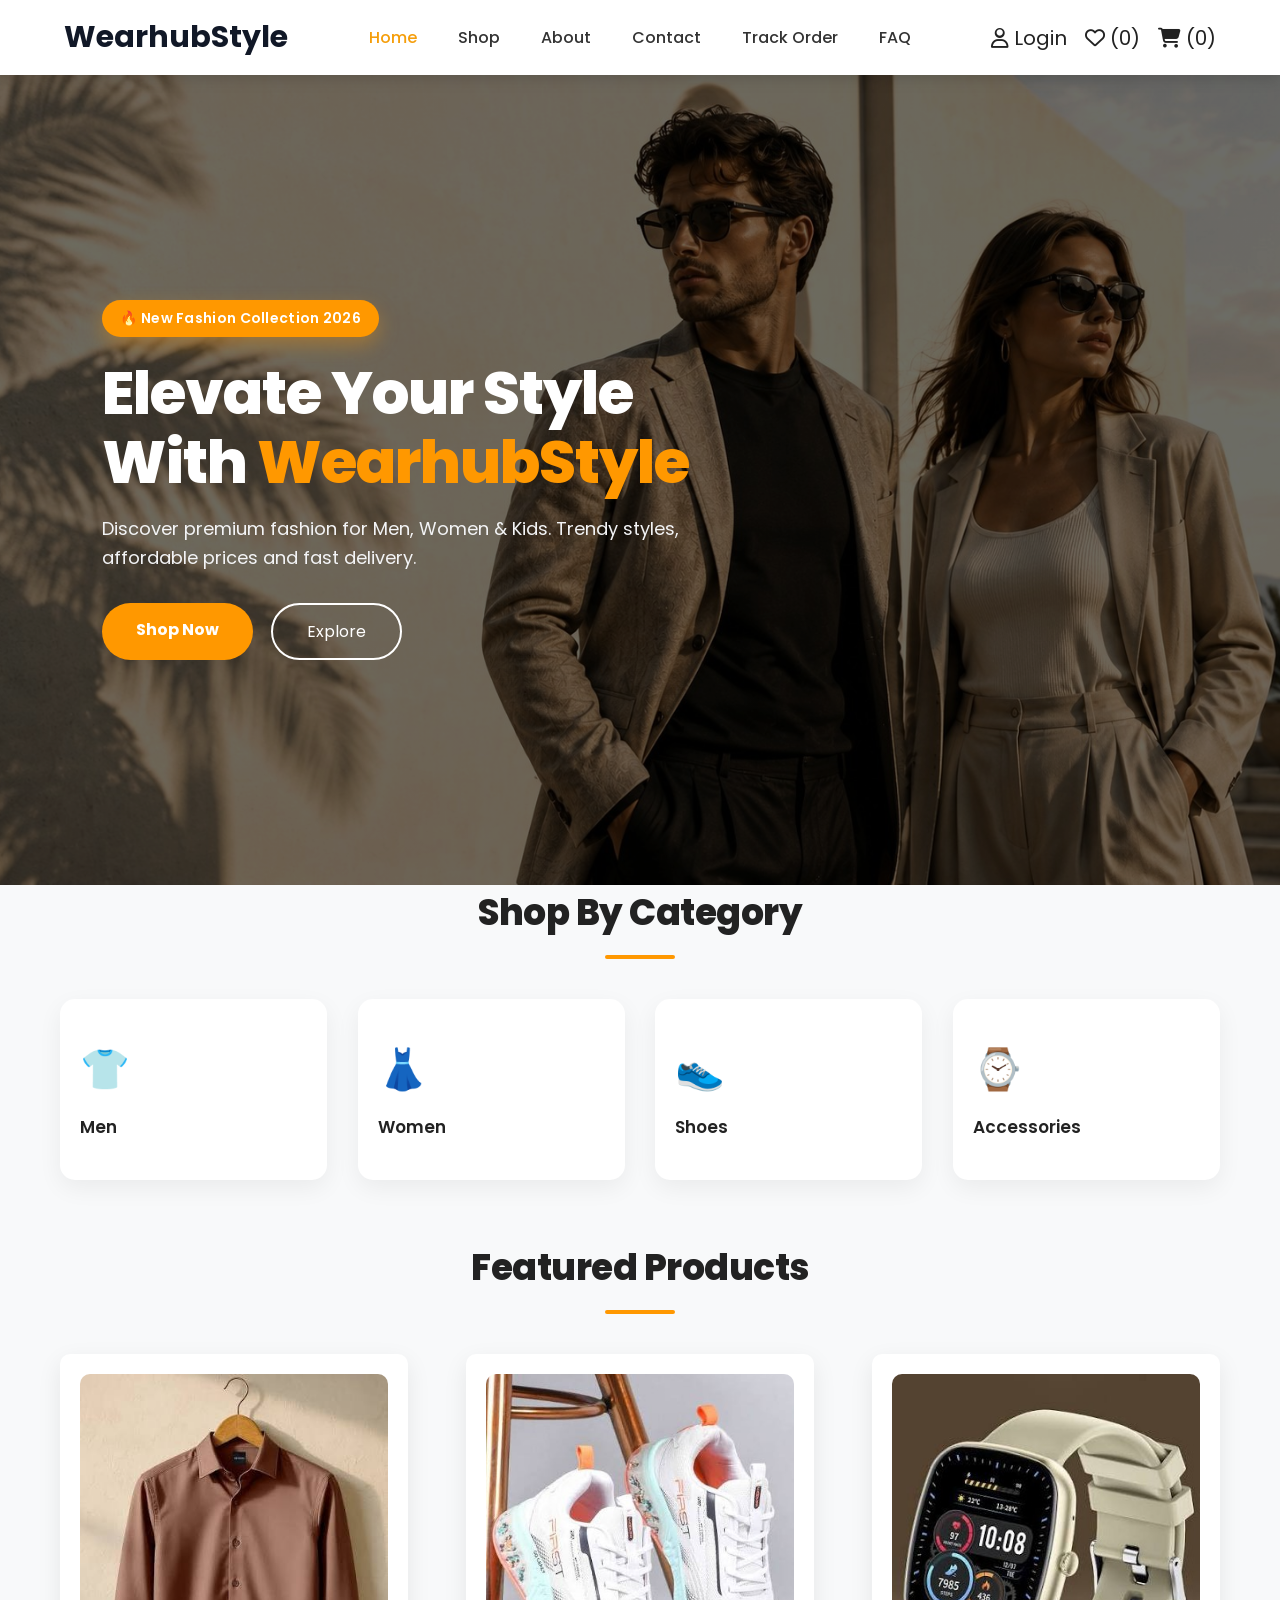
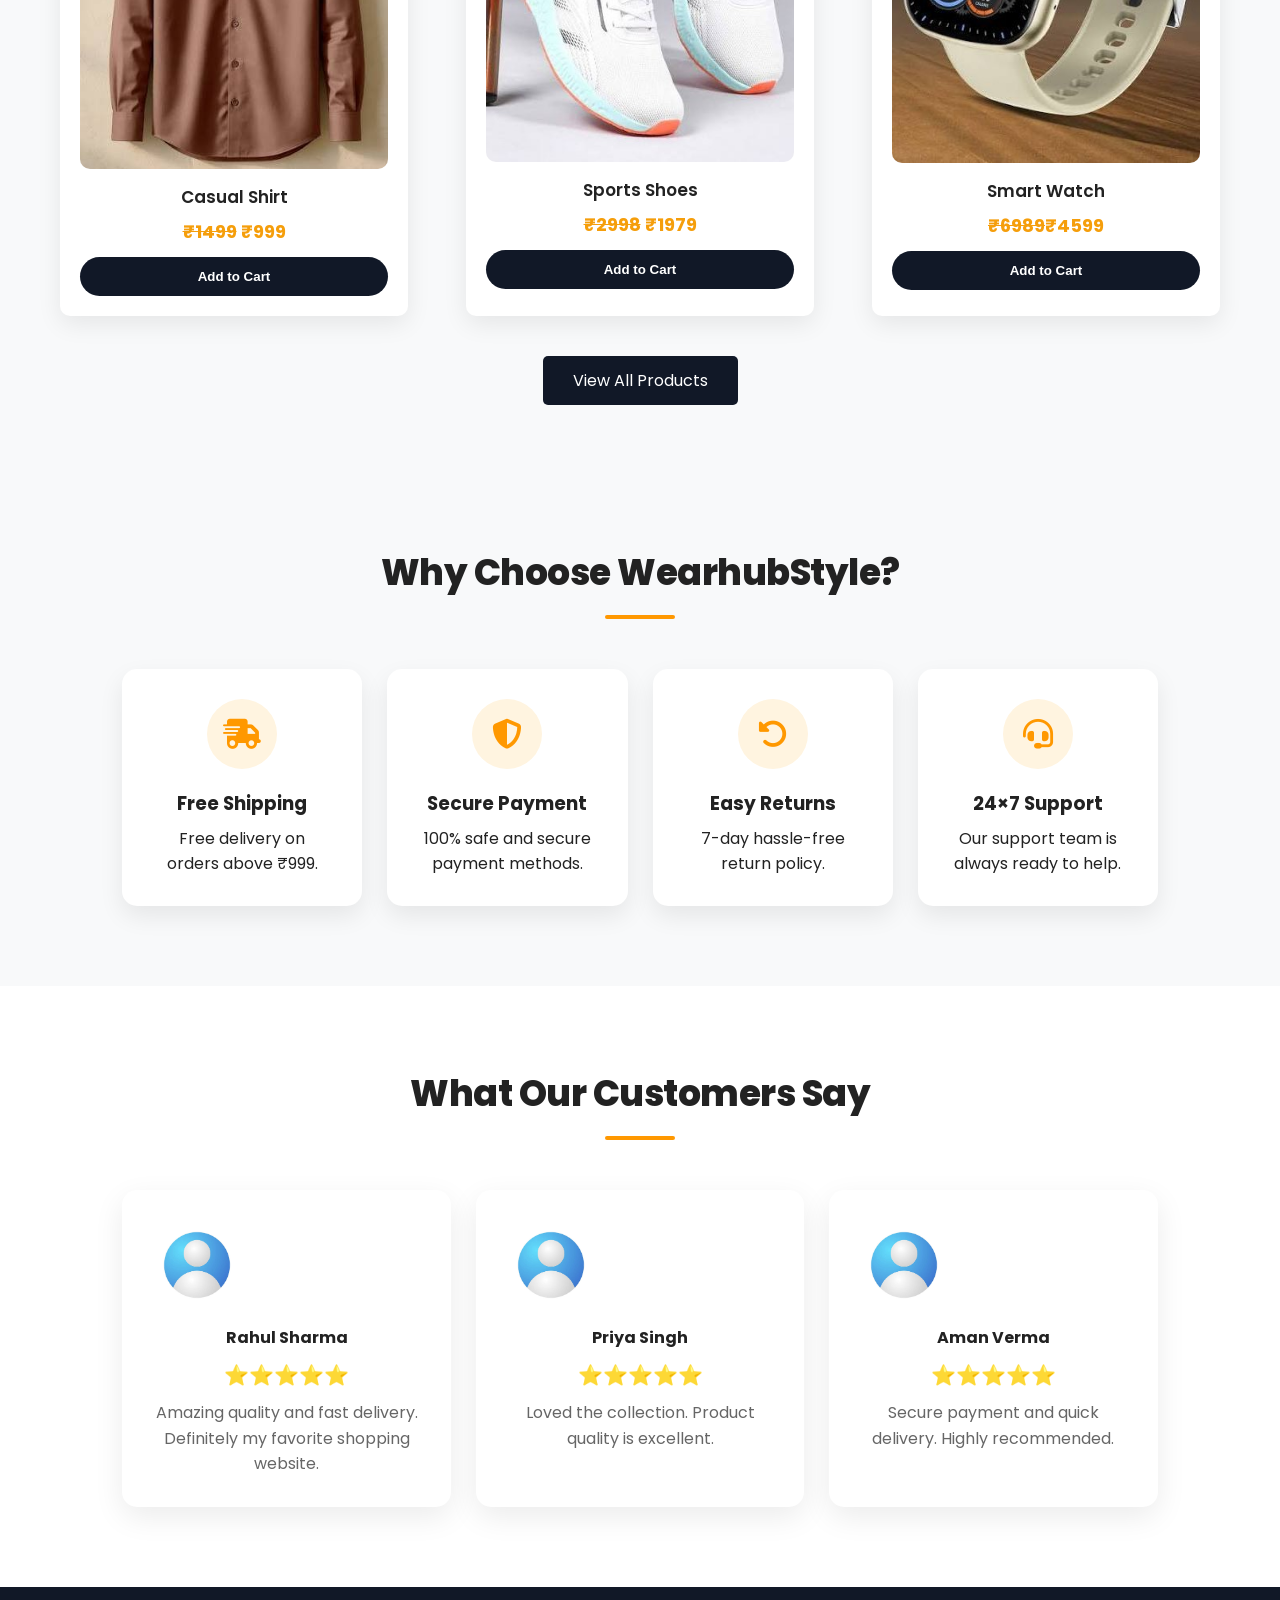
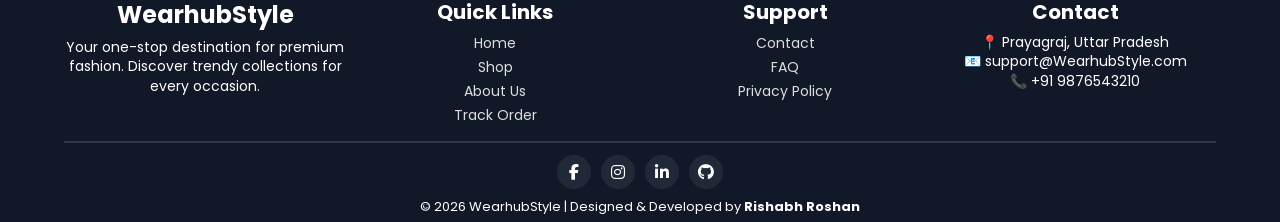
<file: index.html>
<!DOCTYPE html>
<html lang="en">

<head>
    <meta charset="UTF-8">
    <meta name="viewport" content="width=device-width, initial-scale=1.0">

    <!-- website Name -->

    <title>WearhubStyle</title>

    <!-- Google Font -->

    <link rel="preconnect" href="https://fonts.googleapis.com">
    <link rel="preconnect" href="https://fonts.gstatic.com" crossorigin>
    <link href="https://fonts.googleapis.com/css2?family=Poppins:wght@300;400;500;600;700;800&display=swap"
        rel="stylesheet">

    <!-- Font Awesome -->

    <link rel="stylesheet" href="https://cdnjs.cloudflare.com/ajax/libs/font-awesome/6.7.2/css/all.min.css">

    <!-- Custom CSS -->

    <link rel="stylesheet" href="css/style.css">
    <link rel="stylesheet" href="css/responsive.css">
</head>

<body>

    <!-- Navbar Start -->

    <header>
        <nav class="navbar">

            <a href="index.html" class="navbar-brand" style="text-decoration:none;">WearhubStyle</a>

            <button class="menu-toggle" id="menu-toggle" aria-label="Toggle menu">
                <i class="fa-solid fa-bars"></i>
            </button>

            <ul class="navbar-nav" id="navbar-nav">
                <li><a class="nav-link active" href="index.html">Home</a></li>
                <li><a class="nav-link" href="shop.html">Shop</a></li>
                <li><a class="nav-link" href="about.html">About</a></li>
                <li><a class="nav-link" href="contact.html">Contact</a></li>
                <li><a class="nav-link" href="tracking.html">Track Order</a></li>
                <li><a class="nav-link" href="faq.html">FAQ</a></li>
            </ul>

            <div class="d-flex">
                <a href="login.html" id="account-link" aria-label="Account">
                    <i class="fa-regular fa-user"></i> Login
                </a>
                <a href="wishlist.html" aria-label="Wishlist">
                    <i class="fa-regular fa-heart"></i> (<span id="wishlist-count">0</span>)
                </a>
                <a href="cart.html" aria-label="Cart">
                    <i class="fa-solid fa-cart-shopping"></i> (<span id="cart-count">0</span>)
                </a>
            </div>

        </nav>
    </header>

    <!-- ================= Navbar End ================= -->



    <!-- hero section start -->


    <section class="hero">

        <div class="hero-content">

            <span class="hero-tag">🔥 New Fashion Collection 2026</span>

            <h1>
                Elevate Your Style With
                <span>WearhubStyle</span>
            </h1>

            <p>
                Discover premium fashion for Men, Women & Kids.
                Trendy styles, affordable prices and fast delivery.
            </p>

            <div class="hero-buttons">

                <a href="shop.html" class="btn-primary">Shop Now</a>

                <a href="#featured" class="btn-secondary">Explore</a>

            </div>

        </div>

    </section>

    <!-- hero section end -->

    <!-- Categories section -->

    <section class="categories">
        <div class="container">
            <h2>Shop By Category</h2>
            <div class="category-box">
                <div class="box">
                    👕
                    <h4>Men</h4>
                </div>
                <div class="box">
                    👗
                    <h4>Women</h4>
                </div>
                <div class="box">
                    👟
                    <h4>Shoes</h4>
                </div>
                <div class="box">
                    ⌚
                    <h4>Accessories</h4>
                </div>
            </div>
        </div>
    </section>

    <!-- Categories section end -->

    <!-- Featured Products start -->
    <section class="products" id="featured">
        <div class="container">
            <h2>Featured Products</h2>
            <div class="product-box">
                <div class="card">
                    <img src="images/shirt.jpg" alt="Shirt">
                    <h4>Casual Shirt</h4>
                    <p><del>₹1499</del> ₹999</p>
                    <button>Add to Cart</button>
                </div>

                <div class="card">
                    <img src="images/shoes.jpg" alt="Shoes">
                    <h4>Sports Shoes</h4>
                    <p><del>₹2998</del> ₹1979</p>
                    <button>Add to Cart</button>
                </div>

                <div class="card">
                    <img src="images/watch.jpg" alt="Watch">
                    <h4>Smart Watch</h4>
                    <p><del>₹6989</del>₹4599</p>
                    <button>Add to Cart</button>
                </div>

            </div>
        </div>
        <div class="view-button">
            <a href="shop.html" class="shop-link">View All Products</a>
        </div>
    </section>

    <!-- Featured Products end -->

    <!-- why choose us -->

    <section class="features">

        <div class="container">

            <h2>Why Choose WearhubStyle?</h2>

            <div class="feature-box">

                <div class="feature-card">
                    <i class="fa-solid fa-truck-fast"></i>
                    <h3>Free Shipping</h3>
                    <p>Free delivery on orders above ₹999.</p>
                </div>

                <div class="feature-card">
                    <i class="fa-solid fa-shield-halved"></i>
                    <h3>Secure Payment</h3>
                    <p>100% safe and secure payment methods.</p>
                </div>

                <div class="feature-card">
                    <i class="fa-solid fa-rotate-left"></i>
                    <h3>Easy Returns</h3>
                    <p>7-day hassle-free return policy.</p>
                </div>

                <div class="feature-card">
                    <i class="fa-solid fa-headset"></i>
                    <h3>24×7 Support</h3>
                    <p>Our support team is always ready to help.</p>
                </div>

            </div>

        </div>

    </section>

    <section class="testimonials">

        <div class="container">

            <h2>What Our Customers Say</h2>

            <div class="testimonial-box">

                <div class="testimonial-card">

                    <img src="images/user.jpg" alt="Customer">

                    <h4>Rahul Sharma</h4>

                    <div class="stars">
                        ⭐⭐⭐⭐⭐
                    </div>

                    <p>
                        Amazing quality and fast delivery.
                        Definitely my favorite shopping website.
                    </p>

                </div>

                <div class="testimonial-card">

                    <img src="images/user.jpg" alt="Customer">

                    <h4>Priya Singh</h4>

                    <div class="stars">
                        ⭐⭐⭐⭐⭐
                    </div>

                    <p>
                        Loved the collection. Product quality is excellent.
                    </p>

                </div>

                <div class="testimonial-card">

                    <img src="images/user.jpg" alt="Customer">

                    <h4>Aman Verma</h4>

                    <div class="stars">
                        ⭐⭐⭐⭐⭐
                    </div>

                    <p>
                        Secure payment and quick delivery.
                        Highly recommended.
                    </p>

                </div>

            </div>

        </div>

    </section>

    <!-- footer -->

    <footer class="footer">

        <div class="footer-container">

            <div class="footer-col">

                <h2>WearhubStyle</h2>

                <p>
                    Your one-stop destination for premium fashion.
                    Discover trendy collections for every occasion.
                </p>

            </div>

            <div class="footer-col">

                <h3>Quick Links</h3>

                <a href="index.html">Home</a>
                <a href="shop.html">Shop</a>
                <a href="about.html">About Us</a>
                <a href="tracking.html">Track Order</a>

            </div>

            <div class="footer-col">

                <h3>Support</h3>

                <a href="contact.html">Contact</a>
                <a href="faq.html">FAQ</a>
                <a href="privacy.html">Privacy Policy</a>

            </div>

            <div class="footer-col">

                <h3>Contact</h3>

                <p>📍 Prayagraj, Uttar Pradesh</p>
                <p>📧 support@WearhubStyle.com</p>
                <p>📞 +91 9876543210</p>

            </div>

        </div>

        <hr>

        <div class="social-icons">

            <a href="#"><i class="fab fa-facebook-f"></i></a>

            <a href="#"><i class="fab fa-instagram"></i></a>

            <a href="#"><i class="fab fa-linkedin-in"></i></a>

            <a href="#"><i class="fab fa-github"></i></a>

        </div>

        <p class="copyright">
            © 2026 WearhubStyle | Designed & Developed by <strong>Rishabh Roshan</strong>
        </p>

    </footer>

    <script src="js/store.js"></script>

</body>

</html>
</file>
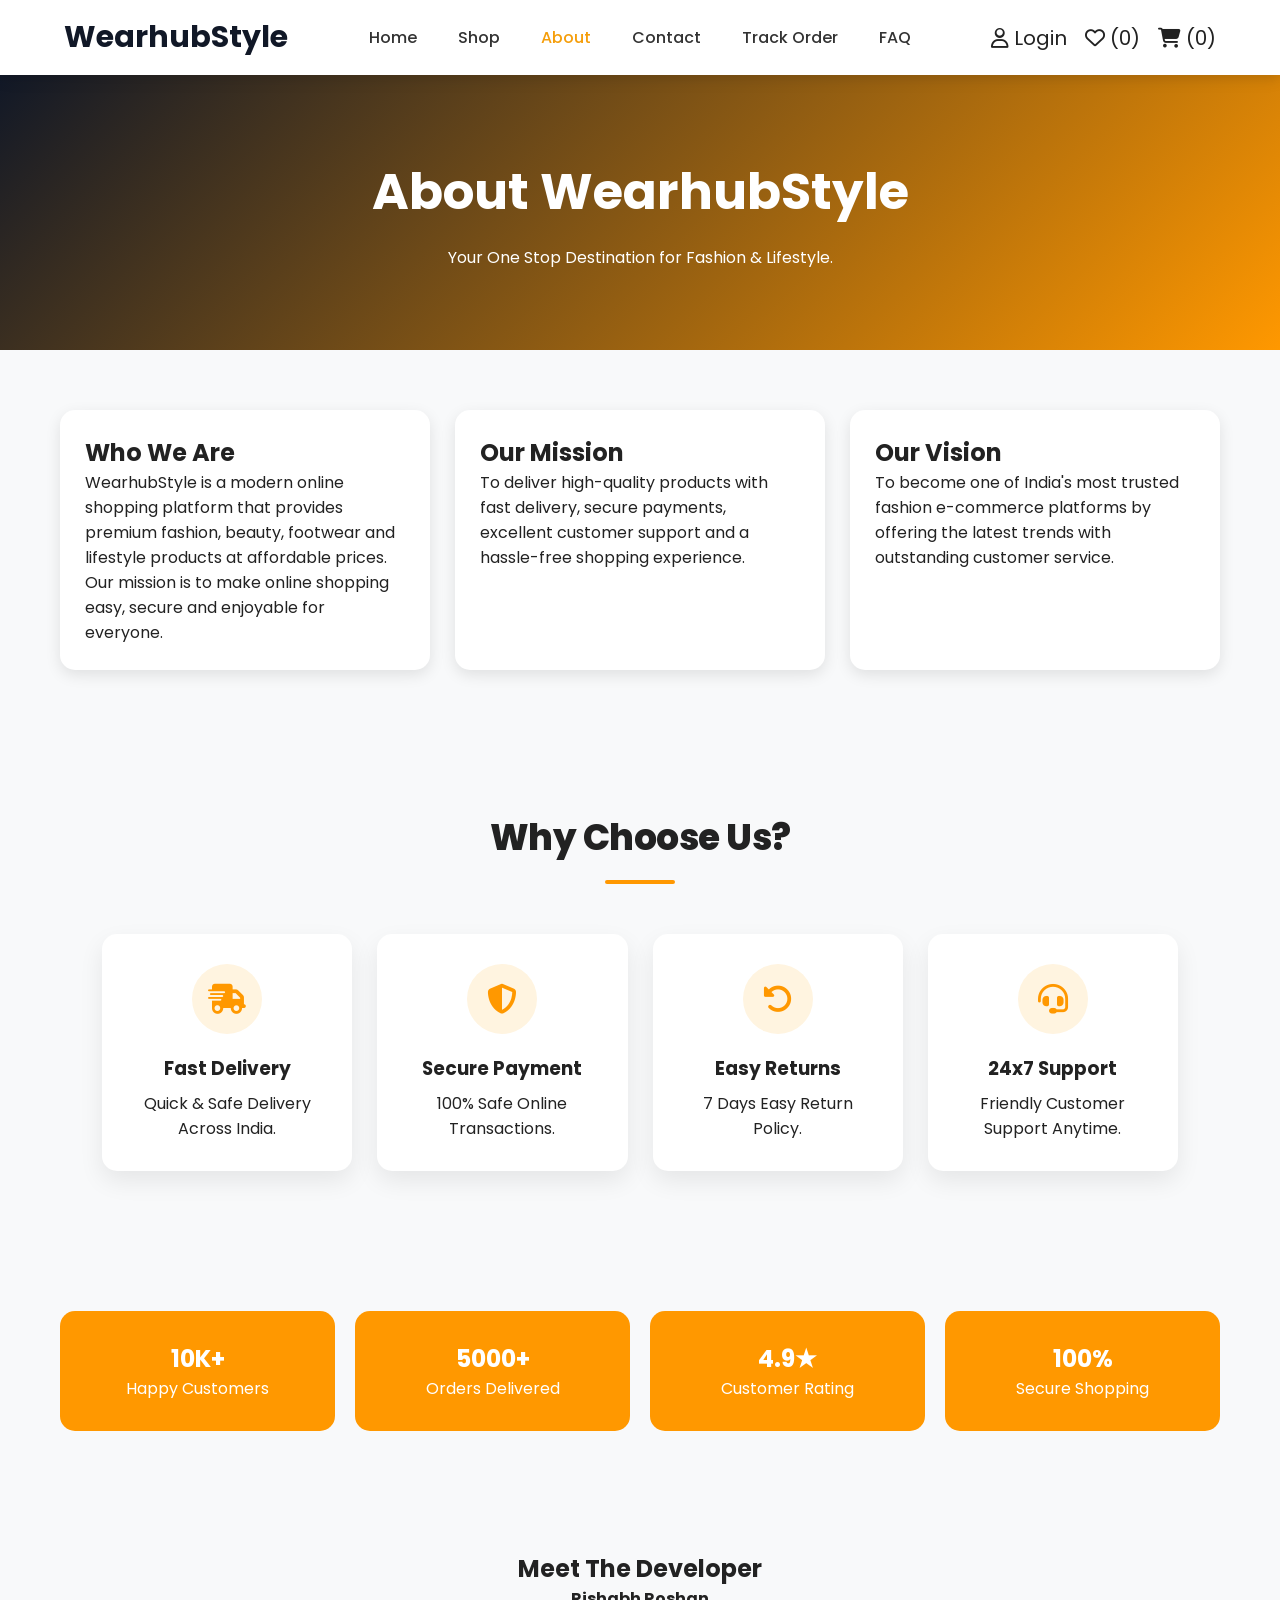
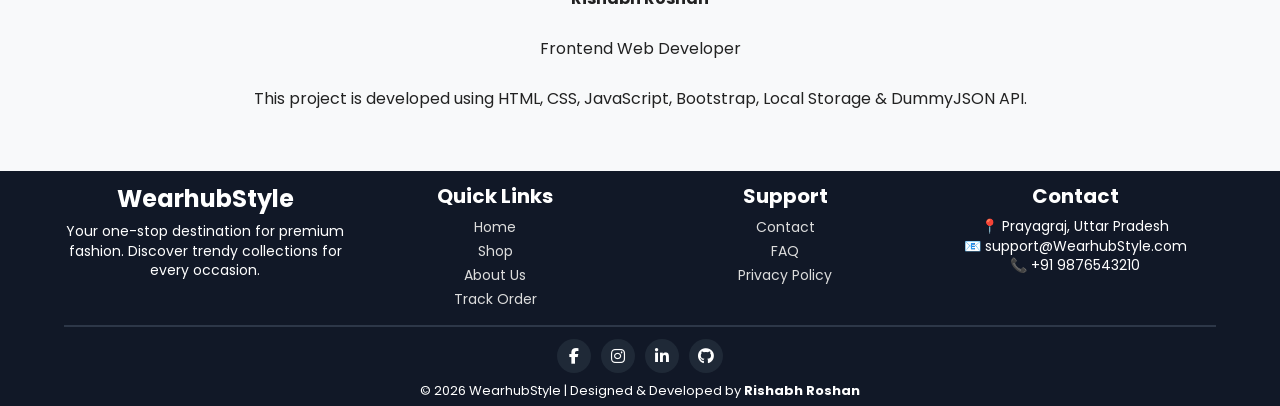
<file: about.html>
<!DOCTYPE html>
<html lang="en">

<head>

    <meta charset="UTF-8">
    <meta name="viewport" content="width=device-width, initial-scale=1.0">

    <title>About Us - WearhubStyle</title>

    <link rel="stylesheet" href="css/style.css">
    <link rel="stylesheet" href="css/responsive.css">

    <link href="https://cdnjs.cloudflare.com/ajax/libs/font-awesome/6.7.2/css/all.min.css" rel="stylesheet">

</head>

<body>

    <header>
        <nav class="navbar">

            <a href="index.html" class="navbar-brand" style="text-decoration:none;">WearhubStyle</a>

            <button class="menu-toggle" id="menu-toggle" aria-label="Toggle menu">
                <i class="fa-solid fa-bars"></i>
            </button>

            <ul class="navbar-nav" id="navbar-nav">
                <li><a class="nav-link" href="index.html">Home</a></li>
                <li><a class="nav-link" href="shop.html">Shop</a></li>
                <li><a class="nav-link active" href="about.html">About</a></li>
                <li><a class="nav-link" href="contact.html">Contact</a></li>
                <li><a class="nav-link" href="tracking.html">Track Order</a></li>
                <li><a class="nav-link" href="faq.html">FAQ</a></li>
            </ul>

            <div class="d-flex">
                <a href="login.html" id="account-link" aria-label="Account">
                    <i class="fa-regular fa-user"></i> Login
                </a>
                <a href="wishlist.html" aria-label="Wishlist">
                    <i class="fa-regular fa-heart"></i> (<span id="wishlist-count">0</span>)
                </a>
                <a href="cart.html" aria-label="Cart">
                    <i class="fa-solid fa-cart-shopping"></i> (<span id="cart-count">0</span>)
                </a>
            </div>

        </nav>
    </header>

    <section class="about-hero">

        <h1>About WearhubStyle</h1>

        <p>
            Your One Stop Destination for Fashion & Lifestyle.
        </p>

    </section>

    <section class="about">

        <div class="about-box">

            <h2>Who We Are</h2>

            <p>

                WearhubStyle is a modern online shopping platform that provides premium fashion,
                beauty, footwear and lifestyle products at affordable prices.

                Our mission is to make online shopping easy, secure and enjoyable for everyone.

            </p>

        </div>

        <div class="about-box">

            <h2>Our Mission</h2>

            <p>

                To deliver high-quality products with fast delivery, secure payments,
                excellent customer support and a hassle-free shopping experience.

            </p>

        </div>

        <div class="about-box">

            <h2>Our Vision</h2>

            <p>

                To become one of India's most trusted fashion e-commerce platforms by
                offering the latest trends with outstanding customer service.

            </p>

        </div>

    </section>

    <section class="features">

        <h2>Why Choose Us?</h2>

        <div class="feature-container">

            <div class="feature-card">

                <i class="fa-solid fa-truck-fast"></i>

                <h3>Fast Delivery</h3>

                <p>Quick & Safe Delivery Across India.</p>

            </div>

            <div class="feature-card">

                <i class="fa-solid fa-shield-halved"></i>

                <h3>Secure Payment</h3>

                <p>100% Safe Online Transactions.</p>

            </div>

            <div class="feature-card">

                <i class="fa-solid fa-rotate-left"></i>

                <h3>Easy Returns</h3>

                <p>7 Days Easy Return Policy.</p>

            </div>

            <div class="feature-card">

                <i class="fa-solid fa-headset"></i>

                <h3>24x7 Support</h3>

                <p>Friendly Customer Support Anytime.</p>

            </div>

        </div>

    </section>

    <section class="stats">

        <div class="stat-card">

            <h2>10K+</h2>

            <p>Happy Customers</p>

        </div>

        <div class="stat-card">

            <h2>5000+</h2>

            <p>Orders Delivered</p>

        </div>

        <div class="stat-card">

            <h2>4.9★</h2>

            <p>Customer Rating</p>

        </div>

        <div class="stat-card">

            <h2>100%</h2>

            <p>Secure Shopping</p>

        </div>

    </section>

    <section class="developer">

        <h2>Meet The Developer</h2>

        <p>

            <strong>Rishabh Roshan</strong>

            <br><br>

            Frontend Web Developer

            <br><br>

            This project is developed using

            HTML, CSS, JavaScript, Bootstrap, Local Storage & DummyJSON API.

        </p>

    </section>

    <footer class="footer">

        <div class="footer-container">

            <div class="footer-col">
                <h2>WearhubStyle</h2>
                <p>
                    Your one-stop destination for premium fashion.
                    Discover trendy collections for every occasion.
                </p>
            </div>

            <div class="footer-col">
                <h3>Quick Links</h3>
                <a href="index.html">Home</a>
                <a href="shop.html">Shop</a>
                <a href="about.html">About Us</a>
                <a href="tracking.html">Track Order</a>
            </div>

            <div class="footer-col">
                <h3>Support</h3>
                <a href="contact.html">Contact</a>
                <a href="faq.html">FAQ</a>
                <a href="privacy.html">Privacy Policy</a>
            </div>

            <div class="footer-col">
                <h3>Contact</h3>
                <p>📍 Prayagraj, Uttar Pradesh</p>
                <p>📧 support@WearhubStyle.com</p>
                <p>📞 +91 9876543210</p>
            </div>

        </div>

        <hr>

        <div class="social-icons">
            <a href="#"><i class="fab fa-facebook-f"></i></a>
            <a href="#"><i class="fab fa-instagram"></i></a>
            <a href="#"><i class="fab fa-linkedin-in"></i></a>
            <a href="#"><i class="fab fa-github"></i></a>
        </div>

        <p class="copyright">
            © 2026 WearhubStyle | Designed & Developed by <strong>Rishabh Roshan</strong>
        </p>

    </footer>

    <script src="js/store.js"></script>

</body>

</html>
</file>
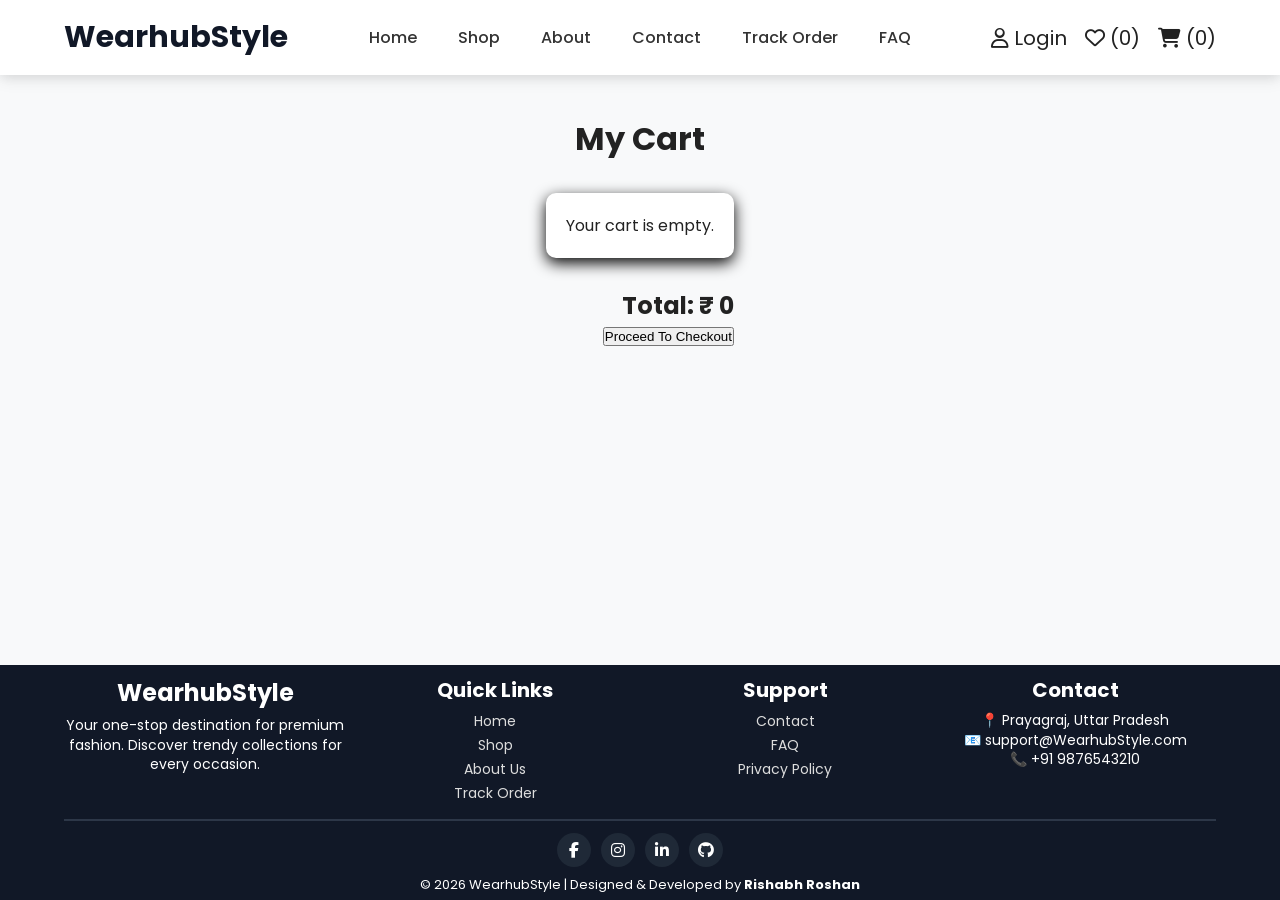
<file: cart.html>
<!DOCTYPE html>
<html lang="en">

<head>
    <meta charset="UTF-8">
    <meta name="viewport" content="width=device-width, initial-scale=1.0">
    <title>Cart-WearhubSryle</title>
    <link rel="stylesheet" href="css/style.css">
    <link href="https://cdnjs.cloudflare.com/ajax/libs/font-awesome/6.7.2/css/all.min.css" rel="stylesheet">
    <link rel="stylesheet" href="css/responsive.css">
</head>

<body>

    <header>
        <nav class="navbar">

            <a href="index.html" class="navbar-brand" style="text-decoration:none;">WearhubStyle</a>

            <button class="menu-toggle" id="menu-toggle" aria-label="Toggle menu">
                <i class="fa-solid fa-bars"></i>
            </button>

            <ul class="navbar-nav" id="navbar-nav">
                <li><a class="nav-link" href="index.html">Home</a></li>
                <li><a class="nav-link" href="shop.html">Shop</a></li>
                <li><a class="nav-link" href="about.html">About</a></li>
                <li><a class="nav-link" href="contact.html">Contact</a></li>
                <li><a class="nav-link" href="tracking.html">Track Order</a></li>
                <li><a class="nav-link" href="faq.html">FAQ</a></li>
            </ul>

            <div class="d-flex">
                <a href="login.html" id="account-link" aria-label="Account">
                    <i class="fa-regular fa-user"></i> Login
                </a>
                <a href="wishlist.html" aria-label="Wishlist">
                    <i class="fa-regular fa-heart"></i> (<span id="wishlist-count">0</span>)
                </a>
                <a href="cart.html" aria-label="Cart">
                    <i class="fa-solid fa-cart-shopping"></i> (<span id="cart-count">0</span>)
                </a>
            </div>

        </nav>
    </header>

    <div class="container">
        <h1 class="cart-title">My Cart</h1>
        <div id="cart-items">
            <p>Your cart is empty</p>
        </div>
        <div class="cart-total">
            <h2>Total: ₹ <span id="total-price">0</span></h2>
            <a href="checkout.html">
                <button>Proceed To Checkout</button>
            </a>
        </div>
    </div>

    <footer class="footer">

        <div class="footer-container">

            <div class="footer-col">
                <h2>WearhubStyle</h2>
                <p>
                    Your one-stop destination for premium fashion.
                    Discover trendy collections for every occasion.
                </p>
            </div>

            <div class="footer-col">
                <h3>Quick Links</h3>
                <a href="index.html">Home</a>
                <a href="shop.html">Shop</a>
                <a href="about.html">About Us</a>
                <a href="tracking.html">Track Order</a>
            </div>

            <div class="footer-col">
                <h3>Support</h3>
                <a href="contact.html">Contact</a>
                <a href="faq.html">FAQ</a>
                <a href="privacy.html">Privacy Policy</a>
            </div>

            <div class="footer-col">
                <h3>Contact</h3>
                <p>📍 Prayagraj, Uttar Pradesh</p>
                <p>📧 support@WearhubStyle.com</p>
                <p>📞 +91 9876543210</p>
            </div>

        </div>

        <hr>

        <div class="social-icons">
            <a href="#"><i class="fab fa-facebook-f"></i></a>
            <a href="#"><i class="fab fa-instagram"></i></a>
            <a href="#"><i class="fab fa-linkedin-in"></i></a>
            <a href="#"><i class="fab fa-github"></i></a>
        </div>

        <p class="copyright">
            © 2026 WearhubStyle | Designed & Developed by <strong>Rishabh Roshan</strong>
        </p>

    </footer>

    <script src="js/store.js"></script>
    <script src="js/cart.js"></script>
</body>

</html>
</file>
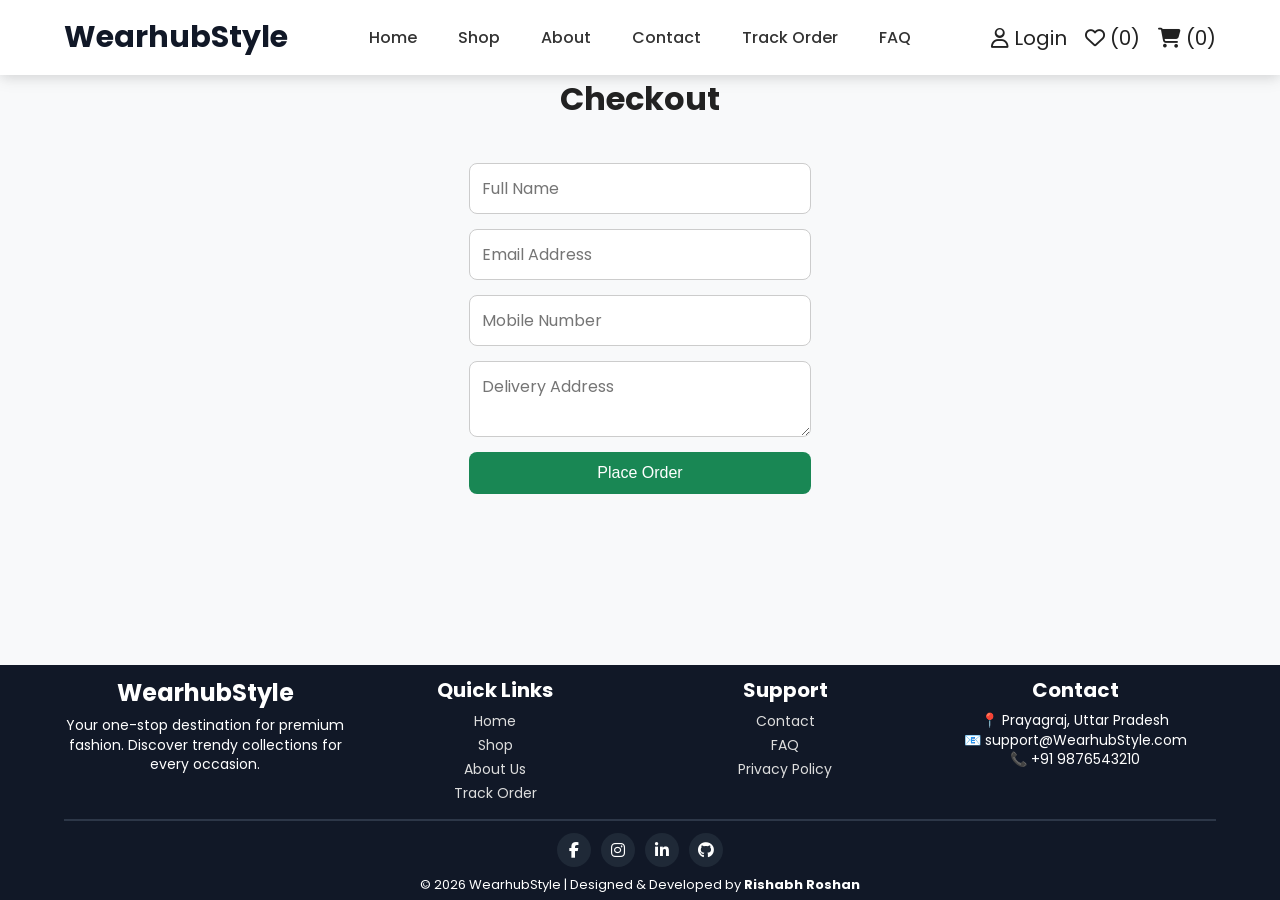
<file: checkout.html>
<!DOCTYPE html>
<html lang="en">

<head>

    <meta charset="UTF-8">
    <meta name="viewport" content="width=device-width, initial-scale=1.0">

    <title>Checkout - WearhubStyle</title>

    <link rel="stylesheet" href="css/style.css">
    <link rel="stylesheet" href="css/responsive.css">
    <link href="https://cdnjs.cloudflare.com/ajax/libs/font-awesome/6.7.2/css/all.min.css" rel="stylesheet">

</head>

<body>

    <header>
        <nav class="navbar">

            <a href="index.html" class="navbar-brand" style="text-decoration:none;">WearhubStyle</a>

            <button class="menu-toggle" id="menu-toggle" aria-label="Toggle menu">
                <i class="fa-solid fa-bars"></i>
            </button>

            <ul class="navbar-nav" id="navbar-nav">
                <li><a class="nav-link" href="index.html">Home</a></li>
                <li><a class="nav-link" href="shop.html">Shop</a></li>
                <li><a class="nav-link" href="about.html">About</a></li>
                <li><a class="nav-link" href="contact.html">Contact</a></li>
                <li><a class="nav-link" href="tracking.html">Track Order</a></li>
                <li><a class="nav-link" href="faq.html">FAQ</a></li>
            </ul>

            <div class="d-flex">
                <a href="login.html" id="account-link" aria-label="Account">
                    <i class="fa-regular fa-user"></i> Login
                </a>
                <a href="wishlist.html" aria-label="Wishlist">
                    <i class="fa-regular fa-heart"></i> (<span id="wishlist-count">0</span>)
                </a>
                <a href="cart.html" aria-label="Cart">
                    <i class="fa-solid fa-cart-shopping"></i> (<span id="cart-count">0</span>)
                </a>
            </div>

        </nav>
    </header>

    <div class="container">

        <h1>Checkout</h1>

        <form id="checkout-form">

            <input type="text" id="name" placeholder="Full Name" required>

            <input type="email" id="email" placeholder="Email Address" required>

            <input type="text" id="phone" placeholder="Mobile Number" required>

            <textarea id="address" placeholder="Delivery Address" required></textarea>

            <button type="submit">
                Place Order
            </button>

        </form>

    </div>

    <footer class="footer">

        <div class="footer-container">

            <div class="footer-col">
                <h2>WearhubStyle</h2>
                <p>
                    Your one-stop destination for premium fashion.
                    Discover trendy collections for every occasion.
                </p>
            </div>

            <div class="footer-col">
                <h3>Quick Links</h3>
                <a href="index.html">Home</a>
                <a href="shop.html">Shop</a>
                <a href="about.html">About Us</a>
                <a href="tracking.html">Track Order</a>
            </div>

            <div class="footer-col">
                <h3>Support</h3>
                <a href="contact.html">Contact</a>
                <a href="faq.html">FAQ</a>
                <a href="privacy.html">Privacy Policy</a>
            </div>

            <div class="footer-col">
                <h3>Contact</h3>
                <p>📍 Prayagraj, Uttar Pradesh</p>
                <p>📧 support@WearhubStyle.com</p>
                <p>📞 +91 9876543210</p>
            </div>

        </div>

        <hr>

        <div class="social-icons">
            <a href="#"><i class="fab fa-facebook-f"></i></a>
            <a href="#"><i class="fab fa-instagram"></i></a>
            <a href="#"><i class="fab fa-linkedin-in"></i></a>
            <a href="#"><i class="fab fa-github"></i></a>
        </div>

        <p class="copyright">
            © 2026 WearhubStyle | Designed & Developed by <strong>Rishabh Roshan</strong>
        </p>

    </footer>

    <script src="js/store.js"></script>
    <script src="js/checkout.js"></script>

</body>

</html>
</file>
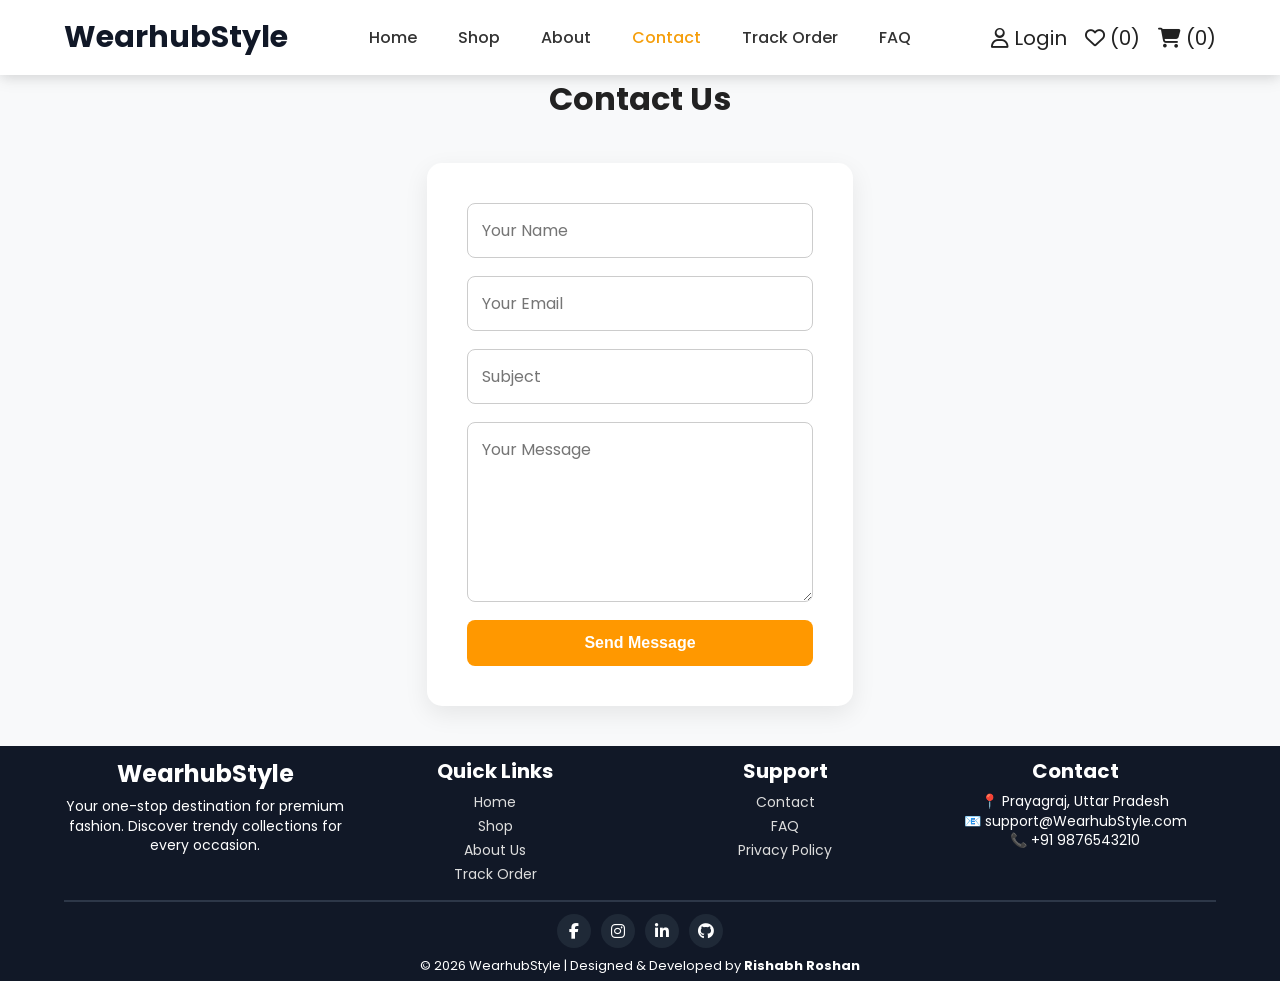
<file: contact.html>
<!DOCTYPE html>
<html lang="en">

<head>
    <meta charset="UTF-8">
    <meta name="viewport" content="width=device-width, initial-scale=1.0">
    <title>Contact Us - WearhubStyle</title>

    <link rel="stylesheet" href="css/style.css">
    <link rel="stylesheet" href="css/responsive.css">
    <link href="https://cdnjs.cloudflare.com/ajax/libs/font-awesome/6.7.2/css/all.min.css" rel="stylesheet">
</head>

<body>

    <header>
        <nav class="navbar">

            <a href="index.html" class="navbar-brand" style="text-decoration:none;">WearhubStyle</a>

            <button class="menu-toggle" id="menu-toggle" aria-label="Toggle menu">
                <i class="fa-solid fa-bars"></i>
            </button>

            <ul class="navbar-nav" id="navbar-nav">
                <li><a class="nav-link" href="index.html">Home</a></li>
                <li><a class="nav-link" href="shop.html">Shop</a></li>
                <li><a class="nav-link" href="about.html">About</a></li>
                <li><a class="nav-link active" href="contact.html">Contact</a></li>
                <li><a class="nav-link" href="tracking.html">Track Order</a></li>
                <li><a class="nav-link" href="faq.html">FAQ</a></li>
            </ul>

            <div class="d-flex">
                <a href="login.html" id="account-link" aria-label="Account">
                    <i class="fa-regular fa-user"></i> Login
                </a>
                <a href="wishlist.html" aria-label="Wishlist">
                    <i class="fa-regular fa-heart"></i> (<span id="wishlist-count">0</span>)
                </a>
                <a href="cart.html" aria-label="Cart">
                    <i class="fa-solid fa-cart-shopping"></i> (<span id="cart-count">0</span>)
                </a>
            </div>

        </nav>
    </header>

    <div class="container">

        <h1>Contact Us</h1>

        <form id="contact-form">

            <input type="text" id="name" placeholder="Your Name" required>

            <input type="email" id="email" placeholder="Your Email" required>

            <input type="text" id="subject" placeholder="Subject" required>

            <textarea id="message" placeholder="Your Message" rows="6" required></textarea>

            <button type="submit">Send Message</button>

        </form>

    </div>

    <footer class="footer">

        <div class="footer-container">

            <div class="footer-col">
                <h2>WearhubStyle</h2>
                <p>
                    Your one-stop destination for premium fashion.
                    Discover trendy collections for every occasion.
                </p>
            </div>

            <div class="footer-col">
                <h3>Quick Links</h3>
                <a href="index.html">Home</a>
                <a href="shop.html">Shop</a>
                <a href="about.html">About Us</a>
                <a href="tracking.html">Track Order</a>
            </div>

            <div class="footer-col">
                <h3>Support</h3>
                <a href="contact.html">Contact</a>
                <a href="faq.html">FAQ</a>
                <a href="privacy.html">Privacy Policy</a>
            </div>

            <div class="footer-col">
                <h3>Contact</h3>
                <p>📍 Prayagraj, Uttar Pradesh</p>
                <p>📧 support@WearhubStyle.com</p>
                <p>📞 +91 9876543210</p>
            </div>

        </div>

        <hr>

        <div class="social-icons">
            <a href="#"><i class="fab fa-facebook-f"></i></a>
            <a href="#"><i class="fab fa-instagram"></i></a>
            <a href="#"><i class="fab fa-linkedin-in"></i></a>
            <a href="#"><i class="fab fa-github"></i></a>
        </div>

        <p class="copyright">
            © 2026 WearhubStyle | Designed & Developed by <strong>Rishabh Roshan</strong>
        </p>

    </footer>

    <script src="js/store.js"></script>
    <script src="js/contact.js"></script>

</body>

</html>
</file>
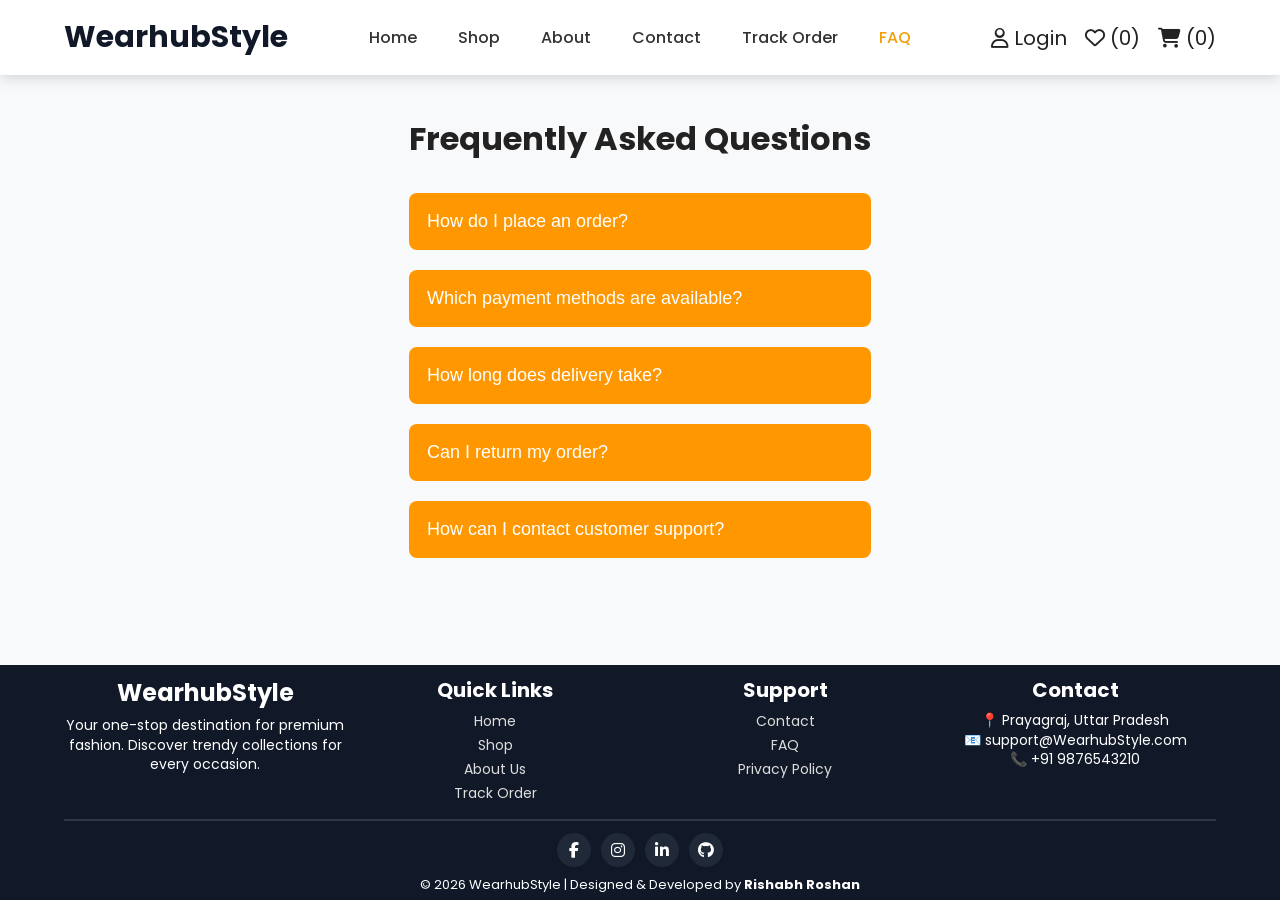
<file: faq.html>
<!DOCTYPE html>
<html lang="en">

<head>

    <meta charset="UTF-8">
    <meta name="viewport" content="width=device-width, initial-scale=1.0">

    <title>FAQ - WearhubStyle</title>

    <link rel="stylesheet" href="css/style.css">
    <link rel="stylesheet" href="css/responsive.css">
    <link href="https://cdnjs.cloudflare.com/ajax/libs/font-awesome/6.7.2/css/all.min.css" rel="stylesheet">

</head>

<body>

    <header>
        <nav class="navbar">

            <a href="index.html" class="navbar-brand" style="text-decoration:none;">WearhubStyle</a>

            <button class="menu-toggle" id="menu-toggle" aria-label="Toggle menu">
                <i class="fa-solid fa-bars"></i>
            </button>

            <ul class="navbar-nav" id="navbar-nav">
                <li><a class="nav-link" href="index.html">Home</a></li>
                <li><a class="nav-link" href="shop.html">Shop</a></li>
                <li><a class="nav-link" href="about.html">About</a></li>
                <li><a class="nav-link" href="contact.html">Contact</a></li>
                <li><a class="nav-link" href="tracking.html">Track Order</a></li>
                <li><a class="nav-link active" href="faq.html">FAQ</a></li>
            </ul>

            <div class="d-flex">
                <a href="login.html" id="account-link" aria-label="Account">
                    <i class="fa-regular fa-user"></i> Login
                </a>
                <a href="wishlist.html" aria-label="Wishlist">
                    <i class="fa-regular fa-heart"></i> (<span id="wishlist-count">0</span>)
                </a>
                <a href="cart.html" aria-label="Cart">
                    <i class="fa-solid fa-cart-shopping"></i> (<span id="cart-count">0</span>)
                </a>
            </div>

        </nav>
    </header>

    <div class="container">

        <h1 class="faq-title">Frequently Asked Questions</h1>

        <div class="faq">

            <button class="faq-question">
                How do I place an order?
            </button>

            <div class="faq-answer">

                <p>
                    Browse products, add them to your cart, proceed to checkout and place your order.
                </p>

            </div>

        </div>

        <div class="faq">

            <button class="faq-question">
                Which payment methods are available?
            </button>

            <div class="faq-answer">

                <p>
                    This demo project supports Cash on Delivery and Online Payment options.
                </p>

            </div>

        </div>

        <div class="faq">

            <button class="faq-question">
                How long does delivery take?
            </button>

            <div class="faq-answer">

                <p>
                    Orders are usually delivered within 3–7 business days.
                </p>

            </div>

        </div>

        <div class="faq">

            <button class="faq-question">
                Can I return my order?
            </button>

            <div class="faq-answer">

                <p>
                    Yes. Products can be returned within 7 days according to our return policy.
                </p>

            </div>

        </div>

        <div class="faq">

            <button class="faq-question">
                How can I contact customer support?
            </button>

            <div class="faq-answer">

                <p>
                    Visit our Contact Us page or email us at support@WearhubStyle.com.
                </p>

            </div>

        </div>

    </div>

    <footer class="footer">

        <div class="footer-container">

            <div class="footer-col">
                <h2>WearhubStyle</h2>
                <p>
                    Your one-stop destination for premium fashion.
                    Discover trendy collections for every occasion.
                </p>
            </div>

            <div class="footer-col">
                <h3>Quick Links</h3>
                <a href="index.html">Home</a>
                <a href="shop.html">Shop</a>
                <a href="about.html">About Us</a>
                <a href="tracking.html">Track Order</a>
            </div>

            <div class="footer-col">
                <h3>Support</h3>
                <a href="contact.html">Contact</a>
                <a href="faq.html">FAQ</a>
                <a href="privacy.html">Privacy Policy</a>
            </div>

            <div class="footer-col">
                <h3>Contact</h3>
                <p>📍 Prayagraj, Uttar Pradesh</p>
                <p>📧 support@WearhubStyle.com</p>
                <p>📞 +91 9876543210</p>
            </div>

        </div>

        <hr>

        <div class="social-icons">
            <a href="#"><i class="fab fa-facebook-f"></i></a>
            <a href="#"><i class="fab fa-instagram"></i></a>
            <a href="#"><i class="fab fa-linkedin-in"></i></a>
            <a href="#"><i class="fab fa-github"></i></a>
        </div>

        <p class="copyright">
            © 2026 WearhubStyle | Designed & Developed by <strong>Rishabh Roshan</strong>
        </p>

    </footer>

    <script src="js/store.js"></script>
    <script src="js/faq.js"></script>

</body>

</html>
</file>
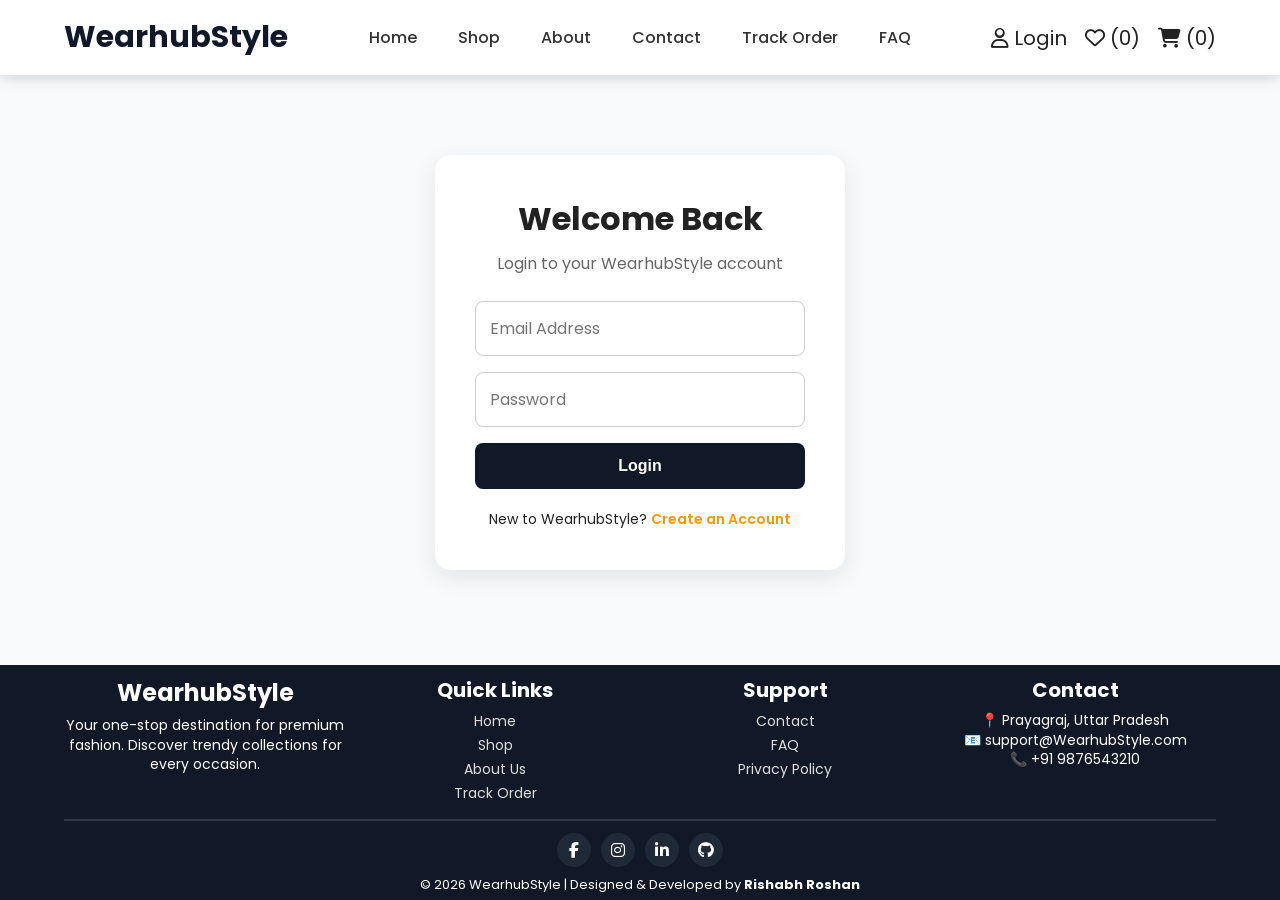
<file: login.html>
<!DOCTYPE html>
<html lang="en">

<head>

    <meta charset="UTF-8">
    <meta name="viewport" content="width=device-width, initial-scale=1.0">

    <title>Login - WearhubStyle</title>

    <link rel="stylesheet" href="css/style.css">
    <link rel="stylesheet" href="css/responsive.css">
    <link href="https://cdnjs.cloudflare.com/ajax/libs/font-awesome/6.7.2/css/all.min.css" rel="stylesheet">

</head>

<body>

    <header>
        <nav class="navbar">

            <a href="index.html" class="navbar-brand" style="text-decoration:none;">WearhubStyle</a>

            <button class="menu-toggle" id="menu-toggle" aria-label="Toggle menu">
                <i class="fa-solid fa-bars"></i>
            </button>

            <ul class="navbar-nav" id="navbar-nav">
                <li><a class="nav-link" href="index.html">Home</a></li>
                <li><a class="nav-link" href="shop.html">Shop</a></li>
                <li><a class="nav-link" href="about.html">About</a></li>
                <li><a class="nav-link" href="contact.html">Contact</a></li>
                <li><a class="nav-link" href="tracking.html">Track Order</a></li>
                <li><a class="nav-link" href="faq.html">FAQ</a></li>
            </ul>

            <div class="d-flex">
                <a href="login.html" id="account-link" aria-label="Account">
                    <i class="fa-regular fa-user"></i> Login
                </a>
                <a href="wishlist.html" aria-label="Wishlist">
                    <i class="fa-regular fa-heart"></i> (<span id="wishlist-count">0</span>)
                </a>
                <a href="cart.html" aria-label="Cart">
                    <i class="fa-solid fa-cart-shopping"></i> (<span id="cart-count">0</span>)
                </a>
            </div>

        </nav>
    </header>

    <div class="auth-page">

        <div class="auth-box">

            <h1>Welcome Back</h1>
            <p class="auth-subtitle">Login to your WearhubStyle account</p>

            <div id="auth-message" class="auth-message"></div>

            <form id="login-form">

                <input type="email" id="email" placeholder="Email Address" required>

                <input type="password" id="password" placeholder="Password" required>

                <button type="submit">Login</button>

            </form>

            <p class="auth-switch">
                New to WearhubStyle? <a href="register.html">Create an Account</a>
            </p>

        </div>

    </div>

    <footer class="footer">

        <div class="footer-container">

            <div class="footer-col">
                <h2>WearhubStyle</h2>
                <p>
                    Your one-stop destination for premium fashion.
                    Discover trendy collections for every occasion.
                </p>
            </div>

            <div class="footer-col">
                <h3>Quick Links</h3>
                <a href="index.html">Home</a>
                <a href="shop.html">Shop</a>
                <a href="about.html">About Us</a>
                <a href="tracking.html">Track Order</a>
            </div>

            <div class="footer-col">
                <h3>Support</h3>
                <a href="contact.html">Contact</a>
                <a href="faq.html">FAQ</a>
                <a href="privacy.html">Privacy Policy</a>
            </div>

            <div class="footer-col">
                <h3>Contact</h3>
                <p>📍 Prayagraj, Uttar Pradesh</p>
                <p>📧 support@WearhubStyle.com</p>
                <p>📞 +91 9876543210</p>
            </div>

        </div>

        <hr>

        <div class="social-icons">
            <a href="#"><i class="fab fa-facebook-f"></i></a>
            <a href="#"><i class="fab fa-instagram"></i></a>
            <a href="#"><i class="fab fa-linkedin-in"></i></a>
            <a href="#"><i class="fab fa-github"></i></a>
        </div>

        <p class="copyright">
            © 2026 WearhubStyle | Designed & Developed by <strong>Rishabh Roshan</strong>
        </p>

    </footer>

    <script src="js/store.js"></script>
    <script src="js/auth.js"></script>

</body>

</html>
</file>
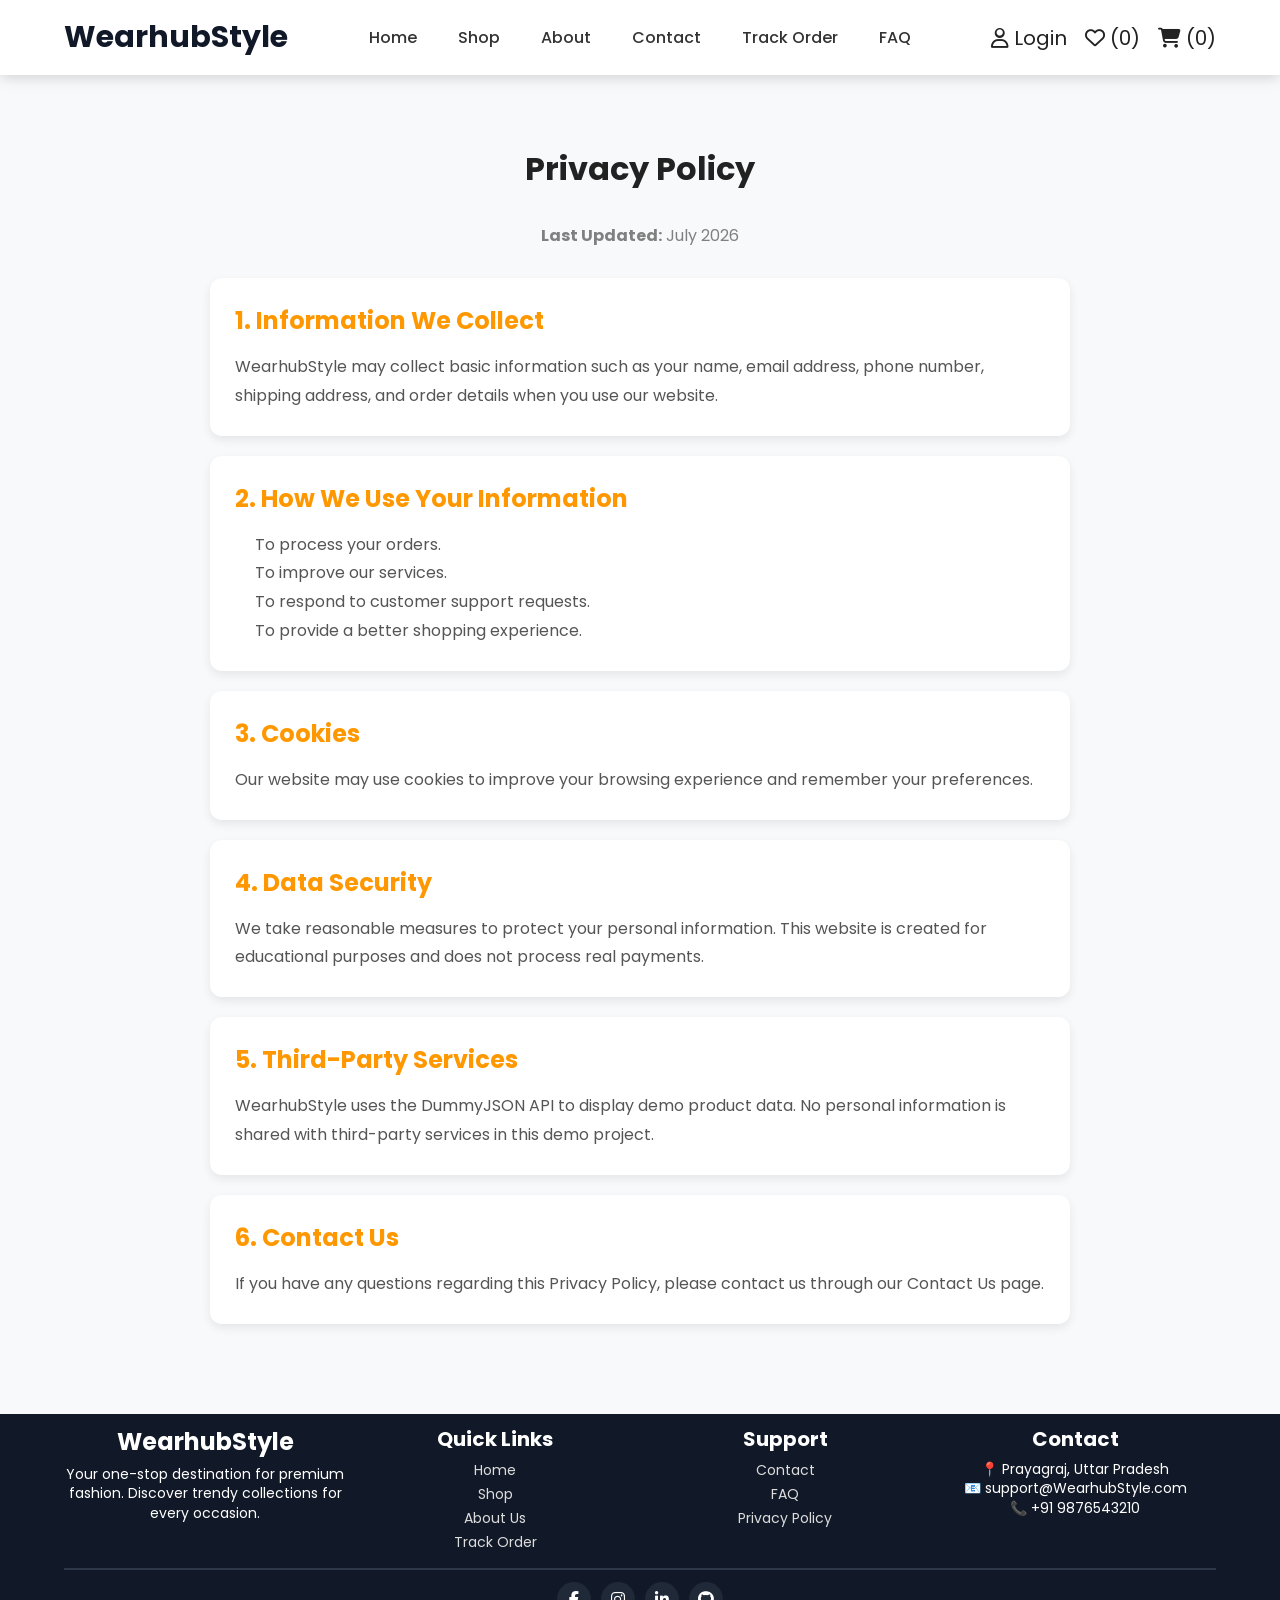
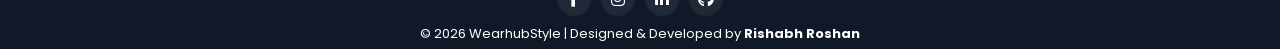
<file: privacy.html>
<!DOCTYPE html>
<html lang="en">

<head>

    <meta charset="UTF-8">

    <meta name="viewport" content="width=device-width, initial-scale=1.0">

    <title>Privacy Policy - WearhubStyle</title>

    <link rel="stylesheet" href="css/style.css">
    <link rel="stylesheet" href="css/responsive.css">
    <link href="https://cdnjs.cloudflare.com/ajax/libs/font-awesome/6.7.2/css/all.min.css" rel="stylesheet">

</head>

<body>

    <header>
        <nav class="navbar">

            <a href="index.html" class="navbar-brand" style="text-decoration:none;">WearhubStyle</a>

            <button class="menu-toggle" id="menu-toggle" aria-label="Toggle menu">
                <i class="fa-solid fa-bars"></i>
            </button>

            <ul class="navbar-nav" id="navbar-nav">
                <li><a class="nav-link" href="index.html">Home</a></li>
                <li><a class="nav-link" href="shop.html">Shop</a></li>
                <li><a class="nav-link" href="about.html">About</a></li>
                <li><a class="nav-link" href="contact.html">Contact</a></li>
                <li><a class="nav-link" href="tracking.html">Track Order</a></li>
                <li><a class="nav-link" href="faq.html">FAQ</a></li>
            </ul>

            <div class="d-flex">
                <a href="login.html" id="account-link" aria-label="Account">
                    <i class="fa-regular fa-user"></i> Login
                </a>
                <a href="wishlist.html" aria-label="Wishlist">
                    <i class="fa-regular fa-heart"></i> (<span id="wishlist-count">0</span>)
                </a>
                <a href="cart.html" aria-label="Cart">
                    <i class="fa-solid fa-cart-shopping"></i> (<span id="cart-count">0</span>)
                </a>
            </div>

        </nav>
    </header>

    <div class="container privacy-page">

        <h1>Privacy Policy</h1>

        <p class="last-updated">
            <strong>Last Updated:</strong> July 2026
        </p>

        <section class="privacy-box">

            <h2>1. Information We Collect</h2>

            <p>
                WearhubStyle may collect basic information such as your name, email address,
                phone number, shipping address, and order details when you use our website.
            </p>

        </section>

        <section class="privacy-box">

            <h2>2. How We Use Your Information</h2>

            <ul>

                <li>To process your orders.</li>

                <li>To improve our services.</li>

                <li>To respond to customer support requests.</li>

                <li>To provide a better shopping experience.</li>

            </ul>

        </section>

        <section class="privacy-box">

            <h2>3. Cookies</h2>

            <p>
                Our website may use cookies to improve your browsing experience and remember your preferences.
            </p>

        </section>

        <section class="privacy-box">

            <h2>4. Data Security</h2>

            <p>
                We take reasonable measures to protect your personal information. This website is created for educational purposes and does not process real payments.
            </p>

        </section>

        <section class="privacy-box">

            <h2>5. Third-Party Services</h2>

            <p>
                WearhubStyle uses the DummyJSON API to display demo product data. No personal information is shared with third-party services in this demo project.
            </p>

        </section>

        <section class="privacy-box">

            <h2>6. Contact Us</h2>

            <p>
                If you have any questions regarding this Privacy Policy, please contact us through our Contact Us page.
            </p>

        </section>

    </div>

    <footer class="footer">

        <div class="footer-container">

            <div class="footer-col">
                <h2>WearhubStyle</h2>
                <p>
                    Your one-stop destination for premium fashion.
                    Discover trendy collections for every occasion.
                </p>
            </div>

            <div class="footer-col">
                <h3>Quick Links</h3>
                <a href="index.html">Home</a>
                <a href="shop.html">Shop</a>
                <a href="about.html">About Us</a>
                <a href="tracking.html">Track Order</a>
            </div>

            <div class="footer-col">
                <h3>Support</h3>
                <a href="contact.html">Contact</a>
                <a href="faq.html">FAQ</a>
                <a href="privacy.html">Privacy Policy</a>
            </div>

            <div class="footer-col">
                <h3>Contact</h3>
                <p>📍 Prayagraj, Uttar Pradesh</p>
                <p>📧 support@WearhubStyle.com</p>
                <p>📞 +91 9876543210</p>
            </div>

        </div>

        <hr>

        <div class="social-icons">
            <a href="#"><i class="fab fa-facebook-f"></i></a>
            <a href="#"><i class="fab fa-instagram"></i></a>
            <a href="#"><i class="fab fa-linkedin-in"></i></a>
            <a href="#"><i class="fab fa-github"></i></a>
        </div>

        <p class="copyright">
            © 2026 WearhubStyle | Designed & Developed by <strong>Rishabh Roshan</strong>
        </p>

    </footer>

    <script src="js/store.js"></script>

</body>

</html>
</file>
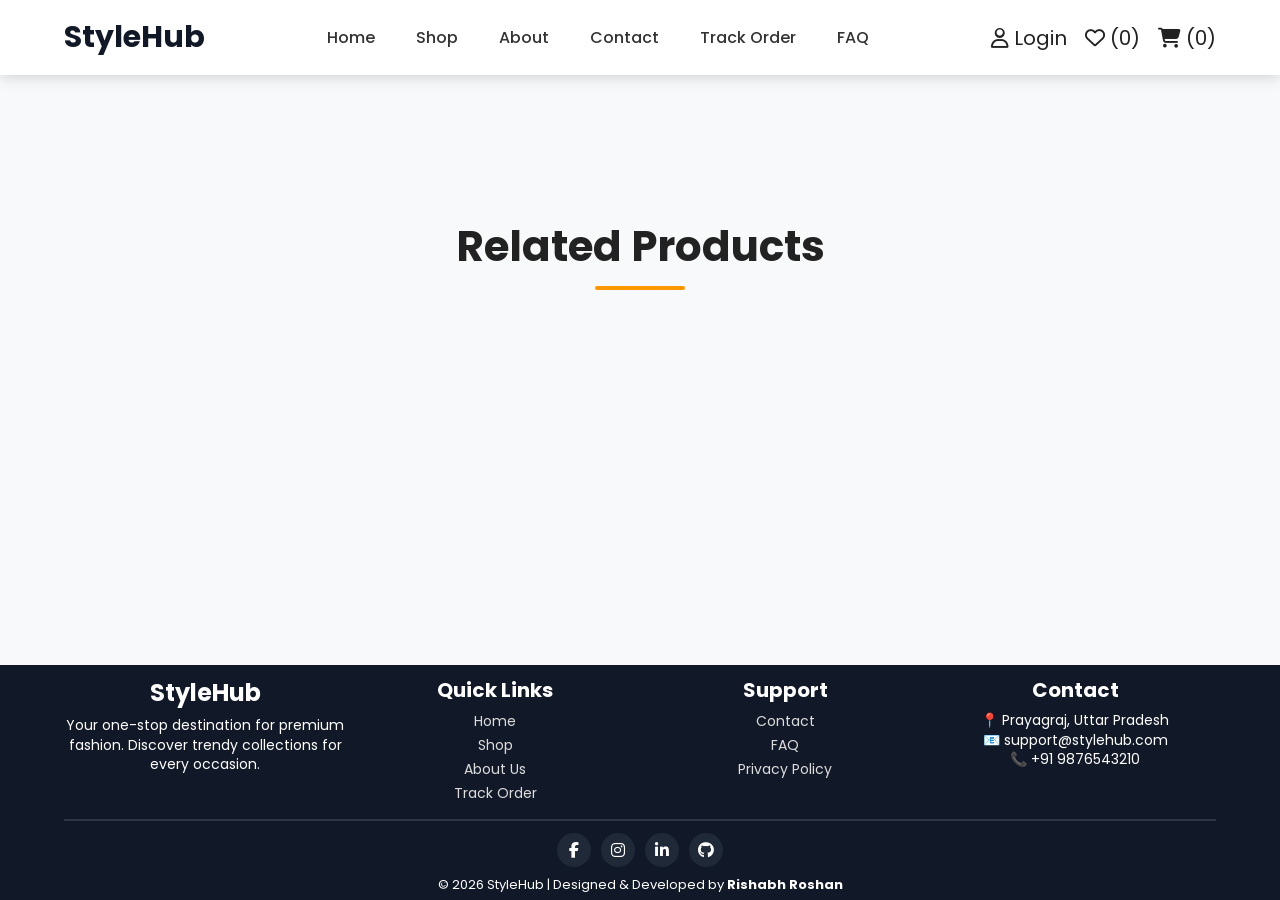
<file: product.html>
<!DOCTYPE html>
<html lang="en">

<head>
    <meta charset="UTF-8">
    <meta name="viewport" content="width=device-width, initial-scale=1.0">
    <title>Product Details</title>

    <link rel="stylesheet" href="css/style.css">
    <link href="https://cdnjs.cloudflare.com/ajax/libs/font-awesome/6.7.2/css/all.min.css" rel="stylesheet">
    <link rel="stylesheet" href="css/responsive.css">
</head>

<body>

    <header>
        <nav class="navbar">

            <a href="index.html" class="navbar-brand" style="text-decoration:none;">StyleHub</a>

            <button class="menu-toggle" id="menu-toggle" aria-label="Toggle menu">
                <i class="fa-solid fa-bars"></i>
            </button>

            <ul class="navbar-nav" id="navbar-nav">
                <li><a class="nav-link" href="index.html">Home</a></li>
                <li><a class="nav-link" href="shop.html">Shop</a></li>
                <li><a class="nav-link" href="about.html">About</a></li>
                <li><a class="nav-link" href="contact.html">Contact</a></li>
                <li><a class="nav-link" href="tracking.html">Track Order</a></li>
                <li><a class="nav-link" href="faq.html">FAQ</a></li>
            </ul>

            <div class="d-flex">
                <a href="login.html" id="account-link" aria-label="Account">
                    <i class="fa-regular fa-user"></i> Login
                </a>
                <a href="wishlist.html" aria-label="Wishlist">
                    <i class="fa-regular fa-heart"></i> (<span id="wishlist-count">0</span>)
                </a>
                <a href="cart.html" aria-label="Cart">
                    <i class="fa-solid fa-cart-shopping"></i> (<span id="cart-count">0</span>)
                </a>
            </div>

        </nav>
    </header>


    <div class="container">


        <div id="product-details" class="product-details"></div>

        <h2 class="section-title">Related Products</h2>

        <div id="related-products" class="product-box"></div>

    </div>

    <div id="toast" class="toast-box">
        Product Added Successfully
    </div>

    <footer class="footer">

        <div class="footer-container">

            <div class="footer-col">
                <h2>StyleHub</h2>
                <p>
                    Your one-stop destination for premium fashion.
                    Discover trendy collections for every occasion.
                </p>
            </div>

            <div class="footer-col">
                <h3>Quick Links</h3>
                <a href="index.html">Home</a>
                <a href="shop.html">Shop</a>
                <a href="about.html">About Us</a>
                <a href="tracking.html">Track Order</a>
            </div>

            <div class="footer-col">
                <h3>Support</h3>
                <a href="contact.html">Contact</a>
                <a href="faq.html">FAQ</a>
                <a href="privacy.html">Privacy Policy</a>
            </div>

            <div class="footer-col">
                <h3>Contact</h3>
                <p>📍 Prayagraj, Uttar Pradesh</p>
                <p>📧 support@stylehub.com</p>
                <p>📞 +91 9876543210</p>
            </div>

        </div>

        <hr>

        <div class="social-icons">
            <a href="#"><i class="fab fa-facebook-f"></i></a>
            <a href="#"><i class="fab fa-instagram"></i></a>
            <a href="#"><i class="fab fa-linkedin-in"></i></a>
            <a href="#"><i class="fab fa-github"></i></a>
        </div>

        <p class="copyright">
            © 2026 StyleHub | Designed & Developed by <strong>Rishabh Roshan</strong>
        </p>

    </footer>

    <script src="js/store.js"></script>
    <script src="js/product.js"></script>

</body>

</html>
</file>
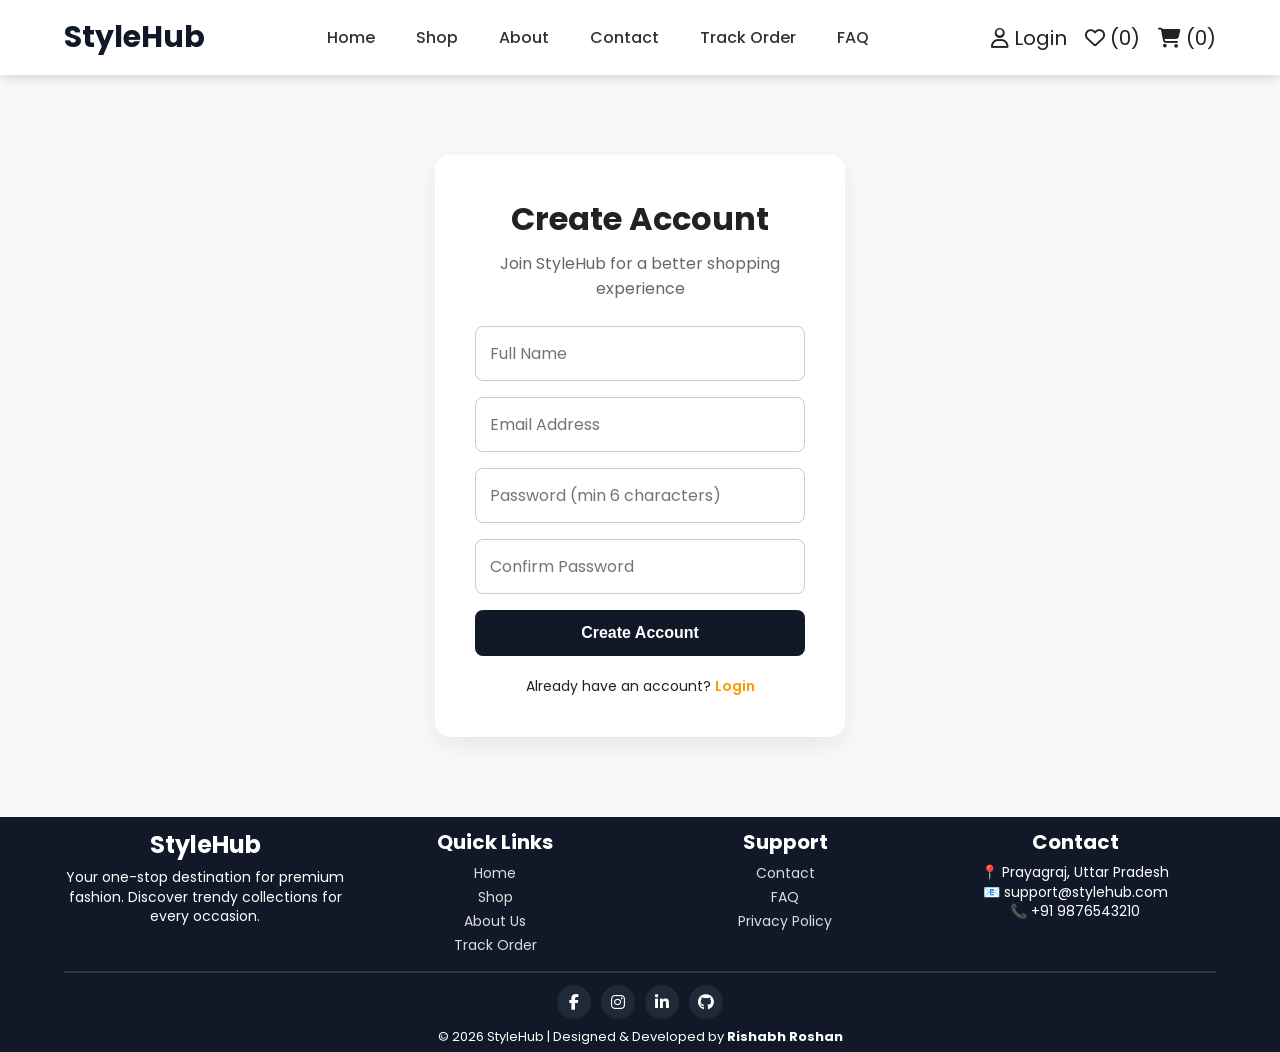
<file: register.html>
<!DOCTYPE html>
<html lang="en">

<head>

    <meta charset="UTF-8">
    <meta name="viewport" content="width=device-width, initial-scale=1.0">

    <title>Create Account - StyleHub</title>

    <link rel="stylesheet" href="css/style.css">
    <link rel="stylesheet" href="css/responsive.css">
    <link href="https://cdnjs.cloudflare.com/ajax/libs/font-awesome/6.7.2/css/all.min.css" rel="stylesheet">

</head>

<body>

    <header>
        <nav class="navbar">

            <a href="index.html" class="navbar-brand" style="text-decoration:none;">StyleHub</a>

            <button class="menu-toggle" id="menu-toggle" aria-label="Toggle menu">
                <i class="fa-solid fa-bars"></i>
            </button>

            <ul class="navbar-nav" id="navbar-nav">
                <li><a class="nav-link" href="index.html">Home</a></li>
                <li><a class="nav-link" href="shop.html">Shop</a></li>
                <li><a class="nav-link" href="about.html">About</a></li>
                <li><a class="nav-link" href="contact.html">Contact</a></li>
                <li><a class="nav-link" href="tracking.html">Track Order</a></li>
                <li><a class="nav-link" href="faq.html">FAQ</a></li>
            </ul>

            <div class="d-flex">
                <a href="login.html" id="account-link" aria-label="Account">
                    <i class="fa-regular fa-user"></i> Login
                </a>
                <a href="wishlist.html" aria-label="Wishlist">
                    <i class="fa-regular fa-heart"></i> (<span id="wishlist-count">0</span>)
                </a>
                <a href="cart.html" aria-label="Cart">
                    <i class="fa-solid fa-cart-shopping"></i> (<span id="cart-count">0</span>)
                </a>
            </div>

        </nav>
    </header>

    <div class="auth-page">

        <div class="auth-box">

            <h1>Create Account</h1>
            <p class="auth-subtitle">Join StyleHub for a better shopping experience</p>

            <div id="auth-message" class="auth-message"></div>

            <form id="register-form">

                <input type="text" id="name" placeholder="Full Name" required>

                <input type="email" id="email" placeholder="Email Address" required>

                <input type="password" id="password" placeholder="Password (min 6 characters)" required>

                <input type="password" id="confirm-password" placeholder="Confirm Password" required>

                <button type="submit">Create Account</button>

            </form>

            <p class="auth-switch">
                Already have an account? <a href="login.html">Login</a>
            </p>

        </div>

    </div>

    <footer class="footer">

        <div class="footer-container">

            <div class="footer-col">
                <h2>StyleHub</h2>
                <p>
                    Your one-stop destination for premium fashion.
                    Discover trendy collections for every occasion.
                </p>
            </div>

            <div class="footer-col">
                <h3>Quick Links</h3>
                <a href="index.html">Home</a>
                <a href="shop.html">Shop</a>
                <a href="about.html">About Us</a>
                <a href="tracking.html">Track Order</a>
            </div>

            <div class="footer-col">
                <h3>Support</h3>
                <a href="contact.html">Contact</a>
                <a href="faq.html">FAQ</a>
                <a href="privacy.html">Privacy Policy</a>
            </div>

            <div class="footer-col">
                <h3>Contact</h3>
                <p>📍 Prayagraj, Uttar Pradesh</p>
                <p>📧 support@stylehub.com</p>
                <p>📞 +91 9876543210</p>
            </div>

        </div>

        <hr>

        <div class="social-icons">
            <a href="#"><i class="fab fa-facebook-f"></i></a>
            <a href="#"><i class="fab fa-instagram"></i></a>
            <a href="#"><i class="fab fa-linkedin-in"></i></a>
            <a href="#"><i class="fab fa-github"></i></a>
        </div>

        <p class="copyright">
            © 2026 StyleHub | Designed & Developed by <strong>Rishabh Roshan</strong>
        </p>

    </footer>

    <script src="js/store.js"></script>
    <script src="js/auth.js"></script>

</body>

</html>
</file>
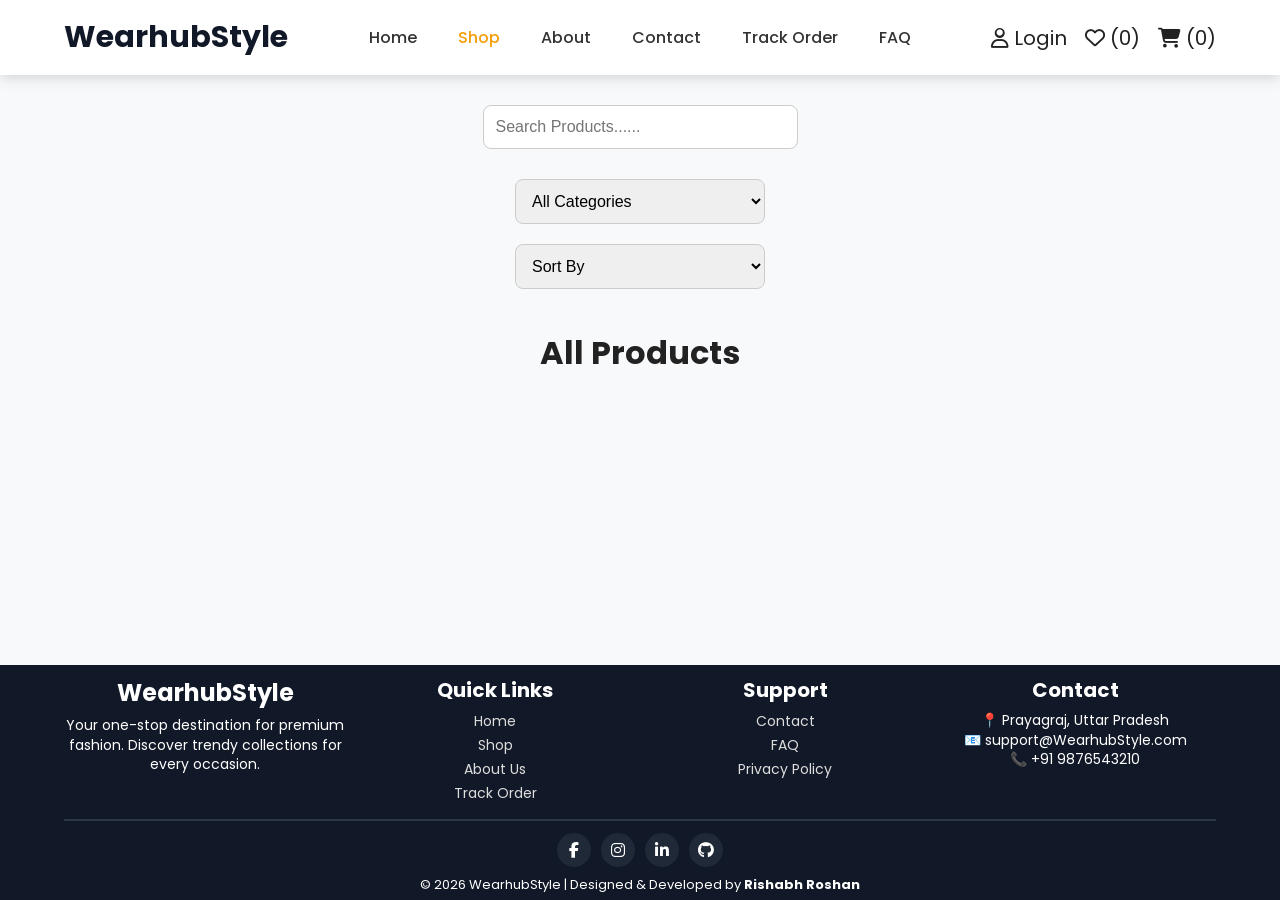
<file: shop.html>
<!DOCTYPE html>
<html lang="en">

<head>

    <meta charset="UTF-8">

    <meta name="viewport" content="width=device-width, initial-scale=1.0">

    <title>Shop - WearhubStyle</title>

    <link rel="stylesheet" href="https://cdnjs.cloudflare.com/ajax/libs/font-awesome/6.7.2/css/all.min.css">

    <link rel="stylesheet" href="css/style.css">
    <link rel="stylesheet" href="css/responsive.css">

</head>

<body>

    <header>
        <nav class="navbar">

            <a href="index.html" class="navbar-brand" style="text-decoration:none;">WearhubStyle</a>

            <button class="menu-toggle" id="menu-toggle" aria-label="Toggle menu">
                <i class="fa-solid fa-bars"></i>
            </button>

            <ul class="navbar-nav" id="navbar-nav">
                <li><a class="nav-link" href="index.html">Home</a></li>
                <li><a class="nav-link active" href="shop.html">Shop</a></li>
                <li><a class="nav-link" href="about.html">About</a></li>
                <li><a class="nav-link" href="contact.html">Contact</a></li>
                <li><a class="nav-link" href="tracking.html">Track Order</a></li>
                <li><a class="nav-link" href="faq.html">FAQ</a></li>
            </ul>

            <div class="d-flex">
                <a href="login.html" id="account-link" aria-label="Account">
                    <i class="fa-regular fa-user"></i> Login
                </a>
                <a href="wishlist.html" aria-label="Wishlist">
                    <i class="fa-regular fa-heart"></i> (<span id="wishlist-count">0</span>)
                </a>
                <a href="cart.html" aria-label="Cart">
                    <i class="fa-solid fa-cart-shopping"></i> (<span id="cart-count">0</span>)
                </a>
            </div>

        </nav>
    </header>

    <div class="container">

        <div class="search-box">
            <input type="text" id="search" placeholder="Search Products......" onkeyup="searchProduct()">
        </div>

        <div class="filter-box">

            <select id="category" onchange="filterCategory()">

                <option value="all">All Categories</option>
                <option value="beauty">Beauty</option>
                <option value="fragrances">Fragrances</option>
                <option value="furniture">Furniture</option>
                <option value="groceries">Groceries</option>

            </select>

            <div class="sort-box">
                <select id="sort" onchange="sortProducts()">
                    <option value="default">Sort By</option>
                    <option value="low">Price: Low to High</option>
                    <option value="high">Price: High to Low</option>
                </select>
            </div>

        </div>

        <h1 style="text-align:center; margin-top:40px;">All Products</h1>

        <div id="products"></div>

    </div>


    <div id="toast" class="toast-box">
        Product Added To Cart
    </div>

    <footer class="footer">

        <div class="footer-container">

            <div class="footer-col">
                <h2>WearhubStyle</h2>
                <p>
                    Your one-stop destination for premium fashion.
                    Discover trendy collections for every occasion.
                </p>
            </div>

            <div class="footer-col">
                <h3>Quick Links</h3>
                <a href="index.html">Home</a>
                <a href="shop.html">Shop</a>
                <a href="about.html">About Us</a>
                <a href="tracking.html">Track Order</a>
            </div>

            <div class="footer-col">
                <h3>Support</h3>
                <a href="contact.html">Contact</a>
                <a href="faq.html">FAQ</a>
                <a href="privacy.html">Privacy Policy</a>
            </div>

            <div class="footer-col">
                <h3>Contact</h3>
                <p>📍 Prayagraj, Uttar Pradesh</p>
                <p>📧 support@WearhubStyle.com</p>
                <p>📞 +91 9876543210</p>
            </div>

        </div>

        <hr>

        <div class="social-icons">
            <a href="#"><i class="fab fa-facebook-f"></i></a>
            <a href="#"><i class="fab fa-instagram"></i></a>
            <a href="#"><i class="fab fa-linkedin-in"></i></a>
            <a href="#"><i class="fab fa-github"></i></a>
        </div>

        <p class="copyright">
            © 2026 WearhubStyle | Designed & Developed by <strong>Rishabh Roshan</strong>
        </p>

    </footer>

    <script src="js/store.js"></script>
    <script src="js/api.js"></script>
</body>

</html>
</file>
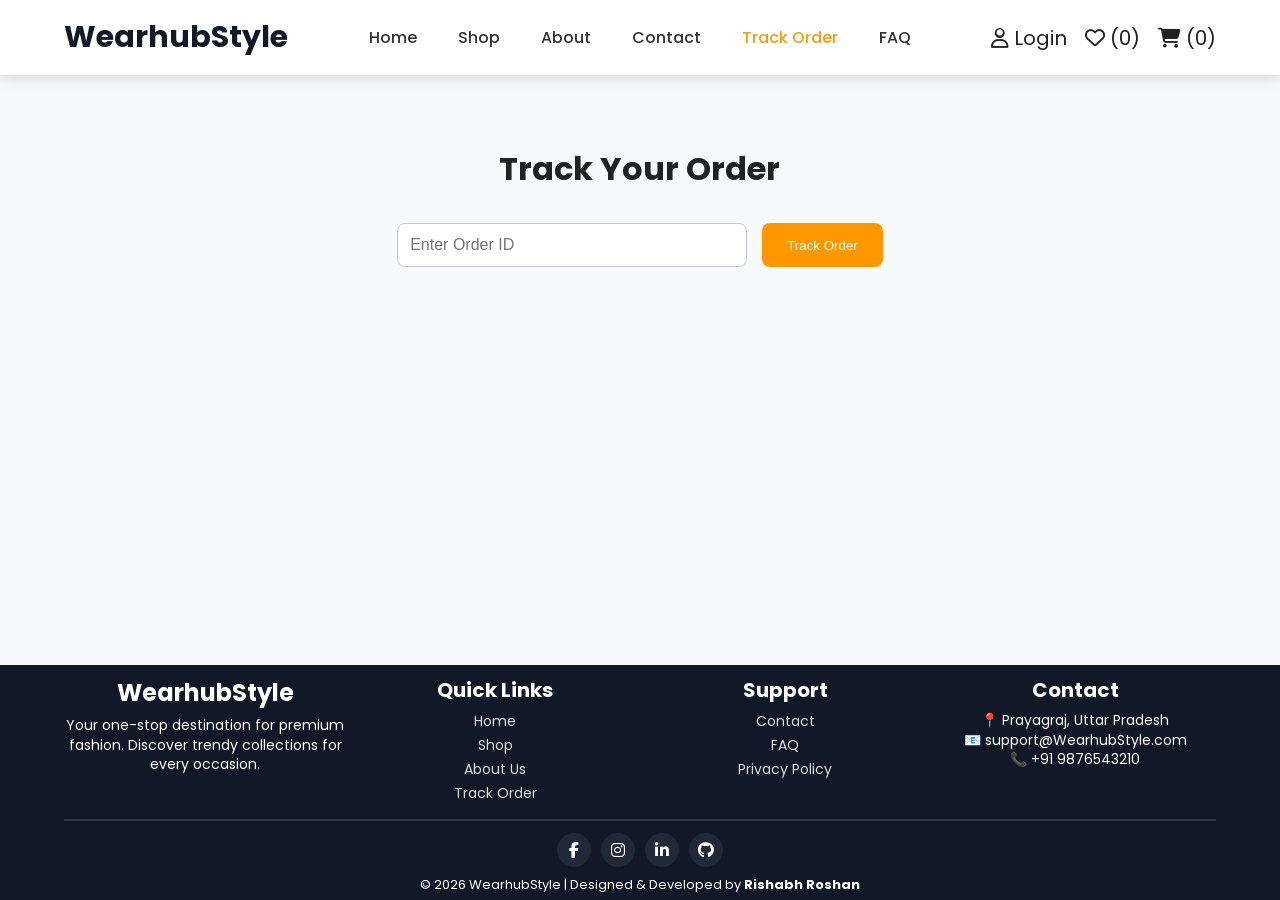
<file: tracking.html>
<!DOCTYPE html>
<html lang="en">

<head>
    <meta charset="UTF-8">
    <meta name="viewport" content="width=device-width, initial-scale=1.0">
    <title>Track Order - WearhubStyle</title>
    <link rel="stylesheet" href="css/style.css">
    <link rel="stylesheet" href="css/responsive.css">
    <link href="https://cdnjs.cloudflare.com/ajax/libs/font-awesome/6.7.2/css/all.min.css" rel="stylesheet">
</head>

<body>

    <header>
        <nav class="navbar">

            <a href="index.html" class="navbar-brand" style="text-decoration:none;">WearhubStyle</a>

            <button class="menu-toggle" id="menu-toggle" aria-label="Toggle menu">
                <i class="fa-solid fa-bars"></i>
            </button>

            <ul class="navbar-nav" id="navbar-nav">
                <li><a class="nav-link" href="index.html">Home</a></li>
                <li><a class="nav-link" href="shop.html">Shop</a></li>
                <li><a class="nav-link" href="about.html">About</a></li>
                <li><a class="nav-link" href="contact.html">Contact</a></li>
                <li><a class="nav-link active" href="tracking.html">Track Order</a></li>
                <li><a class="nav-link" href="faq.html">FAQ</a></li>
            </ul>

            <div class="d-flex">
                <a href="login.html" id="account-link" aria-label="Account">
                    <i class="fa-regular fa-user"></i> Login
                </a>
                <a href="wishlist.html" aria-label="Wishlist">
                    <i class="fa-regular fa-heart"></i> (<span id="wishlist-count">0</span>)
                </a>
                <a href="cart.html" aria-label="Cart">
                    <i class="fa-solid fa-cart-shopping"></i> (<span id="cart-count">0</span>)
                </a>
            </div>

        </nav>
    </header>

    <div class="container page-container">

        <h1>Track Your Order</h1>

        <div class="track-box">

            <input type="text" id="orderId" placeholder="Enter Order ID">

            <button onclick="trackOrder()">
                Track Order
            </button>

        </div>

        <div id="result"></div>

    </div>

    <footer class="footer">

        <div class="footer-container">

            <div class="footer-col">
                <h2>WearhubStyle</h2>
                <p>
                    Your one-stop destination for premium fashion.
                    Discover trendy collections for every occasion.
                </p>
            </div>

            <div class="footer-col">
                <h3>Quick Links</h3>
                <a href="index.html">Home</a>
                <a href="shop.html">Shop</a>
                <a href="about.html">About Us</a>
                <a href="tracking.html">Track Order</a>
            </div>

            <div class="footer-col">
                <h3>Support</h3>
                <a href="contact.html">Contact</a>
                <a href="faq.html">FAQ</a>
                <a href="privacy.html">Privacy Policy</a>
            </div>

            <div class="footer-col">
                <h3>Contact</h3>
                <p>📍 Prayagraj, Uttar Pradesh</p>
                <p>📧 support@WearhubStyle.com</p>
                <p>📞 +91 9876543210</p>
            </div>

        </div>

        <hr>

        <div class="social-icons">
            <a href="#"><i class="fab fa-facebook-f"></i></a>
            <a href="#"><i class="fab fa-instagram"></i></a>
            <a href="#"><i class="fab fa-linkedin-in"></i></a>
            <a href="#"><i class="fab fa-github"></i></a>
        </div>

        <p class="copyright">
            © 2026 WearhubStyle | Designed & Developed by <strong>Rishabh Roshan</strong>
        </p>

    </footer>

    <script src="js/store.js"></script>
    <script src="js/tracking.js"></script>

</body>

</html>
</file>
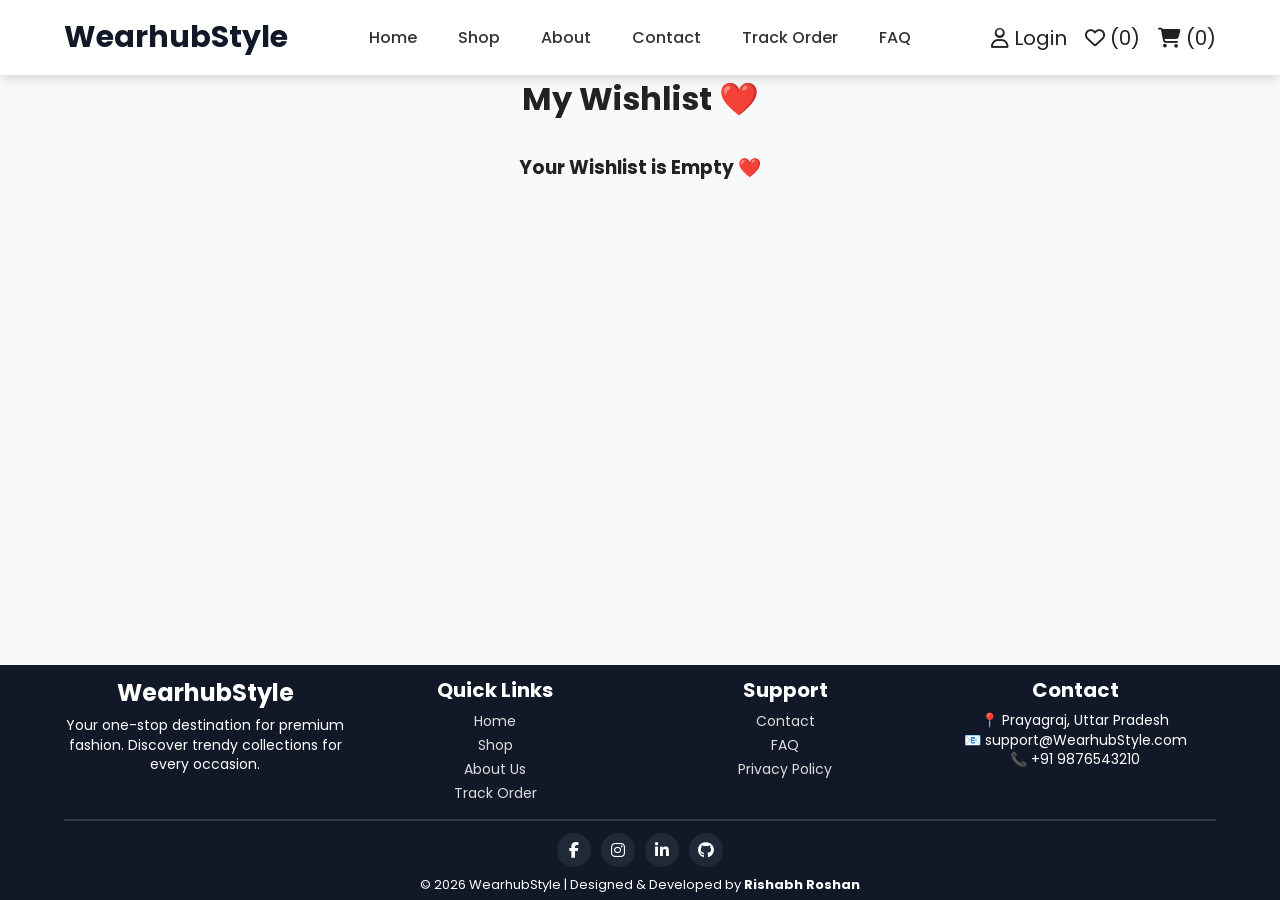
<file: wishlist.html>
<!DOCTYPE html>
<html lang="en">

<head>

    <meta charset="UTF-8">
    <meta name="viewport" content="width=device-width, initial-scale=1.0">

    <title>Wishlist - WearhubStyle</title>

    <link rel="stylesheet" href="css/style.css">
    <link rel="stylesheet" href="css/responsive.css">
    <link href="https://cdnjs.cloudflare.com/ajax/libs/font-awesome/6.7.2/css/all.min.css" rel="stylesheet">

</head>

<body>

    <header>
        <nav class="navbar">

            <a href="index.html" class="navbar-brand" style="text-decoration:none;">WearhubStyle</a>

            <button class="menu-toggle" id="menu-toggle" aria-label="Toggle menu">
                <i class="fa-solid fa-bars"></i>
            </button>

            <ul class="navbar-nav" id="navbar-nav">
                <li><a class="nav-link" href="index.html">Home</a></li>
                <li><a class="nav-link" href="shop.html">Shop</a></li>
                <li><a class="nav-link" href="about.html">About</a></li>
                <li><a class="nav-link" href="contact.html">Contact</a></li>
                <li><a class="nav-link" href="tracking.html">Track Order</a></li>
                <li><a class="nav-link" href="faq.html">FAQ</a></li>
            </ul>

            <div class="d-flex">
                <a href="login.html" id="account-link" aria-label="Account">
                    <i class="fa-regular fa-user"></i> Login
                </a>
                <a href="wishlist.html" aria-label="Wishlist">
                    <i class="fa-regular fa-heart"></i> (<span id="wishlist-count">0</span>)
                </a>
                <a href="cart.html" aria-label="Cart">
                    <i class="fa-solid fa-cart-shopping"></i> (<span id="cart-count">0</span>)
                </a>
            </div>

        </nav>
    </header>

    <div class="container">

        <h1>My Wishlist ❤️</h1>

        <div id="wishlist-items"></div>

    </div>

    <footer class="footer">

        <div class="footer-container">

            <div class="footer-col">
                <h2>WearhubStyle</h2>
                <p>
                    Your one-stop destination for premium fashion.
                    Discover trendy collections for every occasion.
                </p>
            </div>

            <div class="footer-col">
                <h3>Quick Links</h3>
                <a href="index.html">Home</a>
                <a href="shop.html">Shop</a>
                <a href="about.html">About Us</a>
                <a href="tracking.html">Track Order</a>
            </div>

            <div class="footer-col">
                <h3>Support</h3>
                <a href="contact.html">Contact</a>
                <a href="faq.html">FAQ</a>
                <a href="privacy.html">Privacy Policy</a>
            </div>

            <div class="footer-col">
                <h3>Contact</h3>
                <p>📍 Prayagraj, Uttar Pradesh</p>
                <p>📧 support@WearhubStyle.com</p>
                <p>📞 +91 9876543210</p>
            </div>

        </div>

        <hr>

        <div class="social-icons">
            <a href="#"><i class="fab fa-facebook-f"></i></a>
            <a href="#"><i class="fab fa-instagram"></i></a>
            <a href="#"><i class="fab fa-linkedin-in"></i></a>
            <a href="#"><i class="fab fa-github"></i></a>
        </div>

        <p class="copyright">
            © 2026 WearhubStyle | Designed & Developed by <strong>Rishabh Roshan</strong>
        </p>

    </footer>

    <script src="js/store.js"></script>
    <script src="js/wishlist.js"></script>

</body>

</html>
</file>
<file: css/style.css>
/* ===========================
   GOOGLE FONT
=========================== */

@import url('https://fonts.googleapis.com/css2?family=Poppins:wght@300;400;500;600;700;800&display=swap');

/* ===========================
   RESET
=========================== */

* {
    margin: 0;
    padding: 0;
    box-sizing: border-box;
}

html {
    scroll-behavior: smooth;
}

body {
    font-family: 'Poppins', sans-serif;
    background: #f8f9fa;
    color: #222;
    display: flex;
    flex-direction: column;
    min-height: 100vh;
}

a {
    text-decoration: none;
}

ul {
    list-style: none;
}

img {
    width: 100%;
    display: block;
}

.container {
    max-width: 1200px;
    margin: 0 auto;
    padding: 0 20px;
}

/* ===========================
   NAVBAR
=========================== */

header{
    position: sticky;
    top: 0;
    z-index: 1000;
    background: rgba(255,255,255,0.9);
    backdrop-filter: blur(10px);
    box-shadow: 0 5px 15px rgba(0,0,0,0.08);
    height: auto;
    line-height: normal;
}

.navbar{
    display: flex;
    align-items: center;
    justify-content: space-between;
    flex-wrap: wrap;
    gap: 15px;
    background: rgba(255,255,255,.95) !important;
    backdrop-filter: blur(10px);
    padding: 15px 5% !important;
    min-height: 70px;
    box-shadow: 0 2px 12px rgba(0,0,0,.08);
}

.navbar-brand{
    font-size: 30px;
    font-weight: 700;
    color:#111827 !important;
}

.navbar-nav{
    display: flex;
    align-items: center;
    flex-wrap: wrap;
    gap: 5px;
}

.nav-link{
    color:#333 !important;
    font-size:16px;
    font-weight:500;
    margin:0 8px;
    padding:8px 10px !important;
    transition:.3s;
}

.nav-link:hover,
.nav-link.active{
    color:#f59e0b !important;
}

.navbar .d-flex{
    display: flex;
    align-items:center;
    gap:18px !important;
}

.navbar .d-flex a{
    color:#222;
    font-size:20px;
    transition:.3s;
}

.navbar .d-flex a:hover{
    color:#f59e0b;
}

.fa-heart,
.fa-cart-shopping,
.fa-user,
.fa-magnifying-glass {

    color: #222;
    transition: .3s;

}

.fa-heart:hover,
.fa-cart-shopping:hover,
.fa-user:hover,
.fa-magnifying-glass:hover {

    color: #f59e0b;
    cursor: pointer;

}


/* Hero Section */

.hero{

    min-height:90vh;

    display:flex;
    align-items:center;

    padding:0 8%;

    background:
    linear-gradient(rgba(0,0,0,0.35),rgba(0,0,0,0.35)),
    url("../images/backgroundbanner.jpg");

    background-size:cover;

    background-position:center;

    background-repeat:no-repeat;

    position: relative;
    overflow: hidden;

    animation: fadeIn 1s ease;

}

.hero::before{
    content:"";
    position:absolute;
    inset:0;
    background:rgba(0,0,0,.35);
}

.hero-content {

    color: white;

    max-width: 600px;

    position: relative;
    z-index: 2;

}

.hero-tag {

    display: inline-block;

    background: #ff9800;

    padding: 8px 18px;

    border-radius: 30px;

    font-size: 14px;
    font-weight: 600;
    letter-spacing: .3px;

    margin-bottom: 22px;

    box-shadow: 0 8px 20px rgba(255,152,0,.35);

}

.hero h1{
    color:white;
    font-size:60px;
    font-weight: 800;
    line-height: 1.15;
    letter-spacing: -1px;
    margin-bottom: 18px;
}

.hero p{
    color:#f3f4f6;
    font-size: 18px;
    line-height: 1.6;
    margin-bottom: 30px;
}

.hero h1 span{
    color:#ff9800;
}

.hero-buttons {

    display: flex;

    gap: 18px;

}

.btn-primary {

    background: #ff9800;

    color: white;

    text-decoration: none;

    padding: 14px 34px;

    border-radius: 35px;

    transition: .3s;

    font-weight: bold;

}

.btn-primary:hover {

    transform: translateY(-4px);

    background: #ff8800;

    box-shadow: 0 12px 25px rgba(0,0,0,.2);

}

.btn-secondary {

    border: 2px solid white;

    color: white;

    text-decoration: none;

    padding: 14px 34px;

    border-radius: 35px;

    transition: .3s;

}

.btn-secondary:hover {

    background: white;

    color: #111;

    transform: translateY(-4px);

}

/* Categories */

.catogries {
    padding: 60px 0;
    text-align: center;
}

.categories h2,
.products h2,
.features h2,
.testimonials h2 {
    text-align: center;
    font-size: 36px;
    font-weight: 800;
    margin-bottom: 15px;
    letter-spacing: -0.5px;
}

.categories h2::after,
.products h2::after,
.features h2::after,
.testimonials h2::after {
    content: "";
    display: block;
    width: 70px;
    height: 4px;
    background: #ff9800;
    margin: 15px auto 40px;
    border-radius: 20px;
}

.category-box {
    display: flex;
    justify-content: space-between;
    flex-wrap: wrap;
}

.box {
    width: 23%;
    background: white;
    padding: 40px 20px;
    border-radius: 15px;
    box-shadow:0 8px 25px rgba(0,0,0,.06);
    transition: 0.35s;
    font-size: 40px;
    cursor: pointer;
}

.box:hover{
    box-shadow: 0 15px 35px rgba(0,0,0,.12);
}

.box h4 {
    font-size: 17px;
    font-weight: 600;
    margin-top: 15px;
}

.box:hover {
    transform: translateY(-8px);
}

/* Featured products */

.products {
    padding: 60px 0;
    text-align: center;
}

.products h2 {
    margin-bottom: 40px;
}

.product-box {
    display: flex;
    justify-content: space-between;
    gap: 20px;
    flex-wrap: wrap;
}

.card {
    width: 30%;
    padding: 20px;
    border-radius: 10px;
    background: #fff;
    box-shadow:0 8px 25px rgba(0,0,0,.08);
    transition: .35s;
}

.card:hover{
    transform:translateY(-12px);
    box-shadow:0 20px 40px rgba(0,0,0,.15);
}

.card img {
    width: 100%;
    border-radius: 10px;
    transition: .4s;
}

.card:hover img{
    transform:scale(1.08);
}

.card h4 {
    margin: 15px 0 8px;
    font-size: 17px;
    font-weight: 600;
}

.card p {
    font-weight: 700;
    color: #f59e0b;
    font-size: 18px;
}

.card button {
    width: 100%;
    padding: 12px;
    background: #111827;
    color: #fff;
    border: none;
    border-radius: 30px;
    cursor: pointer;
    margin-top: 12px;
    font-weight: 600;
    transition: .3s;
}

.card button:hover {
    background: #f59e0b;
    transform: translateY(-2px);
}

.view-button {
    text-align: center;
    margin-top: 40px;
}

.view-button button {
    padding: 12px 30px;
    background: #111827;
    color: white;
    border: none;
    border-radius: 5px;
    cursor: pointer;
    transition: 0.3s;
}

.view-button button:hover {
    background: #f59e0b;
}

/* footer */

.shop-link {
    display: inline-block;
    padding: 12px 30px;
    background: #111827;
    color: white;
    border-radius: 5px;
    text-decoration: none;
    transition: 0.3s;
}

.shop-link:hover {
    background: #f59e0b;
}

#products {
    display: flex;
    flex-wrap: wrap;
    gap: 20px;
    justify-content: center;
    margin-top: 30px;
}

#products .card {
    width: 250px;
    padding: 15px;
    border-radius: 10px;
    box-shadow: 0 5px 15px rgba(0, 0, 0, 0.1);
    text-align: center;
}

#products .card img {
    width: 100%;
    height: 200px;
    object-fit: cover;
    border-radius: 10px;
}

/* Footer */

.footer {
    background: #111827;
    color: #fff;
    padding: 10px 5% 5px;
    margin-top: auto;
    flex-shrink: 0;
}

.footer-container {
    display: grid;
    grid-template-columns: repeat(4, 1fr);
    gap: 8px;
    align-items: start;
}

.footer-col h2 {
    font-size: 24px;
    margin-bottom: 6px;
}

.footer-col h3 {
    font-size: 20px;
    margin-bottom: 6px;
}

.footer-col p {
    font-size: 14px;
    line-height: 1.4;
    margin-bottom: 0px;
}

.footer-col a {
    display: block;
    margin: 3px 0;
    font-size: 14px;
    color: #ddd;
    text-decoration: none;
    transition: .3s;
}

.footer-col a:hover {

    color: #f59e0b;
    padding-left: 8px;

}

.footer hr {
    margin: 12px 0;
    border: 1px solid #2d3748;
}

.social-icons {
    display: flex;
    justify-content: center;
    gap: 10px;
    margin: 8px 0;
}

.social-icons a {
    width: 34px;
    height: 34px;
    display: flex;
    justify-content: center;
    align-items: center;
    border-radius: 50%;
    background: #1f2937;
    color: #fff;
}

.social-icons a:hover {

    background: #f59e0b;
    color: #111827;
    transform: translateY(-5px);

}

.copyright {
    text-align: center;
    font-size: 13px;
    margin-top: 5px;
}



/* Product Details Page */

#product-details {
    max-width: 1000px;
    margin: 50px auto;
    display: flex;
    gap: 40px;
    align-items: center;
    padding: 20px;
}

#product-details img {
    width: 350px;
    height: 350px;
    object-fit: contain;
    border: 1px solid #ddd;
    border-radius: 10px;
    padding: 15px;
    background: #fff;
}

.product-info {
    flex: 1;
}

.product-info h2 {
    font-size: 32px;
    margin-bottom: 15px;
}

.product-info h3 {
    color: #ff6600;
    margin-bottom: 15px;
}

.product-info p {
    font-size: 18px;
    line-height: 1.7;
    margin-bottom: 12px;
}

.product-info button {
    padding: 12px 30px;
    background: #111827;
    color: white;
    border: none;
    border-radius: 5px;
    cursor: pointer;
}

.product-info button:hover {
    background: #f59e0b;
}

/* cart page */

.cart-title {
    text-align: center;
    margin: 40px 0;
}

#cart-items {
    background: #fff;
    padding: 20px;
    border-radius: 10px;
    box-shadow: 0 5px 15px rgba(0, 0, 0, 1);
}

.cart-item {
    display: flex;
    align-items: center;
    gap: 20px;
    padding: 15px;
    border-bottom: 1px solid #ddd;
}

.cart-item h3 {
    margin: 0;
}

.cart-item img {
    width: 100px;
    height: 100px;
    object-fit: contain;
    border: 1px solid #ddd;
    border-radius: 8px;
    padding: 5px;
}

.cart-info h3 {
    margin-bottom: 8px;
    font-size: 20px;
}

.cart-info p {
    color: #f59e0b;
    font-weight: bold;
}

.cart-total {
    margin-top: 30px;
    text-align: right;
}

.checkout-btn {
    background: #111827;
    color: white;
    border: none;
    padding: 12px 25px;
    border-radius: 5px;
    cursor: pointer;
    margin-top: 10px;
}

.checkout-btn:hover {
    background: #f59e0b;
}

.quantity-box {
    display: flex;
    align-items: center;
    gap: 10px;
    margin: 10px 0;
}

.quantity-box button {
    width: 35px;
    height: 35px;
    border: none;
    background: #111827;
    color: white;
    border-radius: 5px;
    cursor: pointer;
    font-size: 18px;
}

.quantity-box span {
    font-size: 18px;
    font-weight: bold;
}

.search-box {
    text-align: center;
    margin: 30px 0px;
}

.search-box input {
    width: 350px;
    max-width: 90%;
    padding: 12px;
    border: 1px solid #ccc;
    border-radius: 8px;
    font-size: 16px;
}

.filter-box {
    text-align: center;
    margin: 20px 0;
}

.filter-box select {
    padding: 12px;
    width: 250px;
    border-radius: 8px;
    border: 1px solid #ccc;
    font-size: 16px;
}

.sort-box {
    text-align: center;
    margin: 20px 0;
}

.sort-box select {
    padding: 12px;
    width: 250px;
    border: 1px solid #ccc;
    border-radius: 8px;
    font-size: 16px;
}

.toast-box {
    position: fixed;
    right: 20px;
    bottom: 20px;
    background: #198754;
    color: white;
    padding: 15px 25px;
    border-radius: 8px;
    font-size: 16px;
    opacity: 0;
    visibility: hidden;
    transition: 0.3s;
    z-index: 9999;
}

.toast-box.show {
    opacity: 1;
    visibility: visible;
}

.wishlist-btn {
    width: 100%;
    margin-top: 10px;
    padding: 10px;
    border: none;
    background: #dc3545;
    color: white;
    border-radius: 6px;
    cursor: pointer;
    transition: 0.3s;
}

.wishlist-btn:hover {
    background: #bb2d3b;
}

#wishlist-items {
    display: flex;
    flex-wrap: wrap;
    gap: 20px;
    justify-content: center;
    margin-top: 30px;
}

#checkout-form {
    max-width: 500px;
    margin: 40px auto;
    display: flex;
    flex-direction: column;
    gap: 15px;
    width: 100%;
    min-width: 0;
    box-sizing: border-box;
}

#checkout-form input,
#checkout-form textarea {

    padding: 12px;
    border: 1px solid #ccc;
    border-radius: 8px;
    font-size: 16px;
    font-family: 'Poppins', sans-serif;
    width: 100%;
    min-width: 0;

}

#checkout-form button {

    padding: 12px;
    border: none;
    border-radius: 8px;
    background: #198754;
    color: white;
    cursor: pointer;
    font-size: 16px;
    width: 100%;

}

/* Privacy Policy */

.privacy-page {

    max-width: 900px;
    margin: 50px auto;
    padding: 20px;

}

.privacy-page h1 {

    text-align: center;
    margin-bottom: 15px;

}

.last-updated {

    text-align: center;
    color: gray;
    margin-bottom: 30px;

}

.privacy-box {

    background: #fff;
    padding: 25px;
    margin-bottom: 20px;
    border-radius: 12px;
    box-shadow: 0 4px 10px rgba(0, 0, 0, .08);

}

.privacy-box h2 {

    color: #ff9800;
    margin-bottom: 15px;

}

.privacy-box p,
.privacy-box li {

    line-height: 1.8;
    color: #555;

}

.privacy-box ul {

    padding-left: 20px;

}

/* faq page */

.faq-title {

    text-align: center;
    margin: 40px 0;

}

.faq {

    max-width: 800px;
    margin: 20px auto;

}

.faq-question {

    width: 100%;
    padding: 18px;
    font-size: 18px;
    background: #ff9800;
    color: white;
    border: none;
    cursor: pointer;
    text-align: left;
    border-radius: 8px;

}

.faq-answer {

    display: none;
    padding: 18px;
    background: #f8f9fa;
    border: 1px solid #ddd;
    border-top: none;
    border-radius: 0 0 8px 8px;

}

/* About page  */

.about-hero {

    background: linear-gradient(135deg, #111827, #ff9800);
    color: white;
    padding: 80px 20px;
    text-align: center;

}

.about-hero h1 {

    font-size: 50px;
    margin-bottom: 15px;

}

.about {

    display: grid;
    grid-template-columns: repeat(auto-fit, minmax(300px, 1fr));
    gap: 25px;
    padding: 60px;

}

.about-box {

    background: white;
    padding: 25px;
    border-radius: 15px;
    box-shadow: 0 5px 15px rgba(0, 0, 0, .1);
    transition: .3s;

}

.about-box:hover {

    transform: translateY(-8px);

}

.features{

    text-align:center;

    padding:80px 8%;

    background:#f8f9fa;

}

.features h2{

    text-align:center;

    margin-bottom:50px;

}

.feature-container {

    display: grid;
    grid-template-columns: repeat(auto-fit, minmax(220px, 1fr));
    gap: 25px;
    margin-top: 40px;

}

.feature-box{

    display:grid;

    grid-template-columns:repeat(4,1fr);

    gap:25px;

}

.feature-card{

    background:white;

    padding:30px;

    border-radius:15px;

    text-align:center;

    transition:.3s;

    box-shadow:0 10px 25px rgba(0,0,0,.08);

}

.feature-card i{

    font-size:30px;

    color:#ff9800;

    margin-bottom:20px;

    width: 70px;
    height: 70px;
    display: flex;
    align-items: center;
    justify-content: center;
    background: #fff4e0;
    border-radius: 50%;
    margin-left: auto;
    margin-right: auto;

}

.feature-card h3{
    margin-bottom: 8px;
}

.feature-card:hover{

    transform:translateY(-10px);

}

.stats {

    padding: 60px;

    display: grid;
    grid-template-columns: repeat(auto-fit, minmax(220px, 1fr));
    gap: 20px;

}

.stat-card {

    background: #ff9800;
    color: white;
    padding: 30px;
    border-radius: 15px;
    text-align: center;

}

.developer {

    padding: 60px;
    text-align: center;

}

footer {

    background: #212529;
    color: white;
    padding: 20px;
    text-align: center;

}

/* Tracking page */

.page-container{
    max-width:1200px;
    margin:50px auto;
    padding:20px;
}

.container h1 {
    text-align: center;
    margin-bottom: 30px;
}

.track-box {
    display: flex;
    justify-content: center;
    gap: 15px;
    margin-bottom: 40px;
}

.track-box input {
    width: 350px;
    padding: 12px;
    border: 1px solid #ccc;
    border-radius: 8px;
    font-size: 16px;
}

.track-box button {
    background: #ff9800;
    color: white;
    border: none;
    padding: 12px 25px;
    border-radius: 8px;
    cursor: pointer;
    transition: .3s;
}

.track-box button:hover {
    background: #e68600;
}

/* Track Order Card */

#result {
    display: flex;
    justify-content: center;
    margin-top: 30px;
}

.track-card {
    width: 100%;
    max-width: 600px;
    background: #fff;
    padding: 25px;
    border-radius: 12px;
    box-shadow: 0 5px 20px rgba(0, 0, 0, 0.15);
}

.track-card h3 {
    color: #ff9800;
    margin-bottom: 20px;
}

.track-card p {
    font-size: 18px;
    margin: 12px 0;
}

.track-card h4 {
    margin-top: 20px;
    color: green;
}

/* Contact page */

#contact-form {
    max-width: 650px;
    margin: 40px auto;
    display: flex;
    flex-direction: column;
    gap: 18px;
    background: #fff;
    padding: 40px;
    border-radius: 15px;
    box-shadow: 0 8px 25px rgba(0,0,0,.08);
    width: 100%;
    min-width: 0;
    box-sizing: border-box;
}

#contact-form input,
#contact-form textarea {

    padding: 14px;
    border: 1px solid #ccc;
    border-radius: 8px;
    font-size: 16px;
    font-family: 'Poppins', sans-serif;
    outline: none;
    width: 100%;
    min-width: 0;
    box-sizing: border-box;

}

#contact-form textarea {
    min-height: 160px;
    resize: vertical;
}

#contact-form input:focus,
#contact-form textarea:focus {

    border-color: #ff9800;

}

#contact-form button {

    padding: 14px;
    background: #ff9800;
    color: white;
    border: none;
    border-radius: 8px;
    cursor: pointer;
    font-size: 16px;
    font-weight: 600;
    width: 100%;

}

#contact-form button:hover {

    background: #e68600;

}

/* Animations */

@keyframes fadeIn{
    from{
        opacity:0;
        transform:translateY(30px);
    }
    to{
        opacity:1;
        transform:translateY(0);
    }
}

/* Scrollbar */
::-webkit-scrollbar{
    width:10px;
}

::-webkit-scrollbar-track{
    background:#f1f1f1;
}

::-webkit-scrollbar-thumb{
    background:#ff9800;
    border-radius:20px;
}

/* Auth (Login / Register) */

.auth-page{
    max-width: 450px;
    margin: 60px auto;
    padding: 20px;
    width: 100%;
    box-sizing: border-box;
}

.auth-box{
    background: #fff;
    padding: 40px;
    border-radius: 15px;
    box-shadow: 0 8px 25px rgba(0,0,0,.08);
    width: 100%;
    box-sizing: border-box;
}

.auth-box h1{
    text-align: center;
    margin-bottom: 8px;
}

.auth-subtitle{
    text-align: center;
    color: #666;
    margin-bottom: 25px;
}

#login-form,
#register-form{
    display: flex;
    flex-direction: column;
    gap: 16px;
    width: 100%;
    min-width: 0;
}

#login-form input,
#register-form input{
    padding: 14px;
    border: 1px solid #ccc;
    border-radius: 8px;
    font-size: 16px;
    font-family: 'Poppins', sans-serif;
    outline: none;
    width: 100%;
    min-width: 0;
    box-sizing: border-box;
}

#login-form input:focus,
#register-form input:focus{
    border-color: #ff9800;
}

#login-form button,
#register-form button{
    padding: 14px;
    background: #111827;
    color: white;
    border: none;
    border-radius: 8px;
    cursor: pointer;
    font-size: 16px;
    font-weight: 600;
    transition: .3s;
    width: 100%;
}

#login-form button:hover,
#register-form button:hover{
    background: #f59e0b;
}

.auth-message{
    display: none;
    padding: 12px 15px;
    border-radius: 8px;
    margin-bottom: 15px;
    font-size: 14px;
    text-align: center;
}

.auth-message.error{
    display: block;
    background: #f8d7da;
    color: #842029;
}

.auth-message.success{
    display: block;
    background: #d1e7dd;
    color: #0f5132;
}

.auth-switch{
    text-align: center;
    margin-top: 20px;
    font-size: 14px;
}

.auth-switch a{
    color: #ff9800;
    font-weight: 600;
}

.auth-switch a:hover{
    text-decoration: underline;
}

.testimonials{

    padding:80px 8%;

    background:#ffffff;

}

.testimonials h2{

    text-align:center;

    margin-bottom:50px;

}

.testimonial-box{

    display:grid;

    grid-template-columns:repeat(3,1fr);

    gap:25px;

}

.testimonial-card{

    background:#fff;

    border-radius:15px;

    padding:30px;

    text-align:center;

    box-shadow:0 10px 30px rgba(0,0,0,.08);

    transition:.3s;

}

.testimonial-card:hover{

    transform:translateY(-10px);

}

.testimonial-card img{

    width:90px;

    height:90px;

    border-radius:50%;

    object-fit:cover;

    margin-bottom:15px;

}

.stars{

    color:#ff9800;

    font-size:20px;

    margin:10px 0;

}

.testimonial-card p{

    color:#666;

    line-height:1.6;

}


.product-card{
    transition: .35s ease;
    overflow: hidden;
    position: relative;
}

.product-card:hover{
    transform: translateY(-12px);
    box-shadow:0 20px 40px rgba(0,0,0,.18);
}

.product-card img{
    transition:.5s;
    width:100%;
    height:280px;
    object-fit:cover;
}

.product-card:hover img{
    transform:scale(1.08);
    filter:brightness(110%);
}

.product-card button{
    border-radius:30px;
}

.btn{
    transition:.3s;
}

.btn:hover{
    transform:translateY(-4px);
    box-shadow:0 10px 25px rgba(0,0,0,.25);
}

.badge-sale{
    position:absolute;
    top:12px;
    left:12px;
    background:#ff3b30;
    color:#fff;
    padding:6px 10px;
    border-radius:20px;
    font-size:12px;
    font-weight:600;
    z-index:5;
}

.wishlist-icon{
    position:absolute;
    top:12px;
    right:12px;
    width:40px;
    height:40px;
    background:#fff;
    border-radius:50%;
    display:flex;
    justify-content:center;
    align-items:center;
    cursor:pointer;
    box-shadow:0 5px 15px rgba(0,0,0,.15);
    transition:.3s;
    z-index:5;
}

.wishlist-icon:hover{
    background:#ff9800;
    color:#fff;
}

.rating{
    color:#ff9800;
    margin:8px 0;
    font-weight:600;
}

.price del{
    color:#999;
    margin-right:8px;
}

.section-title{
    text-align:center;
    font-size:42px;
    margin-bottom:40px;
    position:relative;
}

.section-title::after{
    content:"";
    width:90px;
    height:4px;
    background:#ff9800;
    position:absolute;
    left:50%;
    transform:translateX(-50%);
    bottom:-12px;
    border-radius:20px;
}
</file>
<file: css/responsive.css>
/* ===========================
   RESPONSIVE.CSS
   Breakpoints: 992px (tablet), 768px (mobile), 480px (small mobile)
=========================== */

/* Prevent any element from ever causing horizontal scroll,
   which was making the footer look narrower than the screen */
html, body {
    max-width: 100%;
    overflow-x: hidden;
}

/* ---------- Hamburger menu button (hidden on desktop) ---------- */

.menu-toggle {
    display: none;
    background: none;
    border: none;
    font-size: 24px;
    color: #111827;
    cursor: pointer;
}

/* ===========================
   TABLET (<= 992px)
=========================== */

@media (max-width: 992px) {

    .menu-toggle {
        display: block;
        order: 2;
    }

    .navbar-brand {
        order: 1;
    }

    .navbar .d-flex {
        order: 3;
    }

    .navbar-nav {
        display: none;
        flex-direction: column;
        align-items: flex-start;
        width: 100%;
        background: #fff;
        padding: 15px 0;
        order: 4;
        gap: 0;
    }

    .navbar-nav.show {
        display: flex;
    }

    .navbar-nav li {
        width: 100%;
    }

    .nav-link {
        display: block;
        width: 100%;
        padding: 12px 5px !important;
        border-bottom: 1px solid #f1f1f1;
        margin: 0;
    }

    .navbar {
        row-gap: 8px;
        padding: 12px 5% !important;
    }

    .navbar .d-flex {
        gap: 22px !important;
        font-size: 15px;
    }

    .navbar .d-flex a i {
        margin-right: 5px;
    }

    .hero h1 {
        font-size: 46px;
    }

    .category-box .box {
        width: 47%;
    }

    .product-box .card {
        width: 47%;
    }

    .feature-box {
        grid-template-columns: repeat(2, 1fr) !important;
    }

    .testimonial-box {
        grid-template-columns: repeat(2, 1fr) !important;
    }

    .footer-container {
        grid-template-columns: repeat(2, 1fr);
        gap: 25px;
    }

}

/* ===========================
   MOBILE (<= 768px)
=========================== */

@media (max-width: 768px) {

    .hero {
        min-height: auto;
        padding: 60px 6%;
        text-align: center;
    }

    .hero-content {
        max-width: 100%;
    }

    .hero h1 {
        font-size: 34px;
    }

    .hero p {
        font-size: 16px;
    }

    .hero-buttons {
        justify-content: center;
        flex-wrap: wrap;
    }

    .category-box .box {
        width: 100%;
    }

    .product-box .card {
        width: 100%;
    }

    .feature-box,
    .feature-container {
        grid-template-columns: 1fr !important;
    }

    .testimonial-box {
        grid-template-columns: 1fr !important;
    }

    .about {
        grid-template-columns: 1fr !important;
        padding: 30px;
    }

    .stats {
        grid-template-columns: repeat(2, 1fr) !important;
        padding: 30px;
    }

    .footer-container {
        grid-template-columns: 1fr;
        text-align: center;
    }

    .footer-col a {
        margin: 6px auto;
    }

    #product-details {
        flex-direction: column;
    }

    #product-details img {
        width: 100%;
        height: auto;
    }

    .cart-item {
        flex-direction: column;
        text-align: center;
    }

    .track-box {
        flex-direction: column;
        align-items: center;
    }

    .track-box input {
        width: 100%;
        max-width: 350px;
    }

    .filter-box {
        display: flex;
        flex-direction: column;
        align-items: center;
        gap: 15px;
    }

    .section-title {
        font-size: 32px;
    }

    .auth-box {
        padding: 25px;
    }

    .navbar-brand {
        font-size: 24px;
    }

}

/* ===========================
   SMALL MOBILE (<= 480px)
=========================== */

@media (max-width: 480px) {

    .hero h1 {
        font-size: 28px;
    }

    .hero-buttons {
        flex-direction: column;
        width: 100%;
    }

    .hero-buttons a {
        text-align: center;
    }

    .about-hero h1 {
        font-size: 34px;
    }

    .stats {
        grid-template-columns: 1fr !important;
    }

    .navbar {
        padding: 12px 4% !important;
    }

    .search-box input {
        width: 100%;
    }

}
</file>
